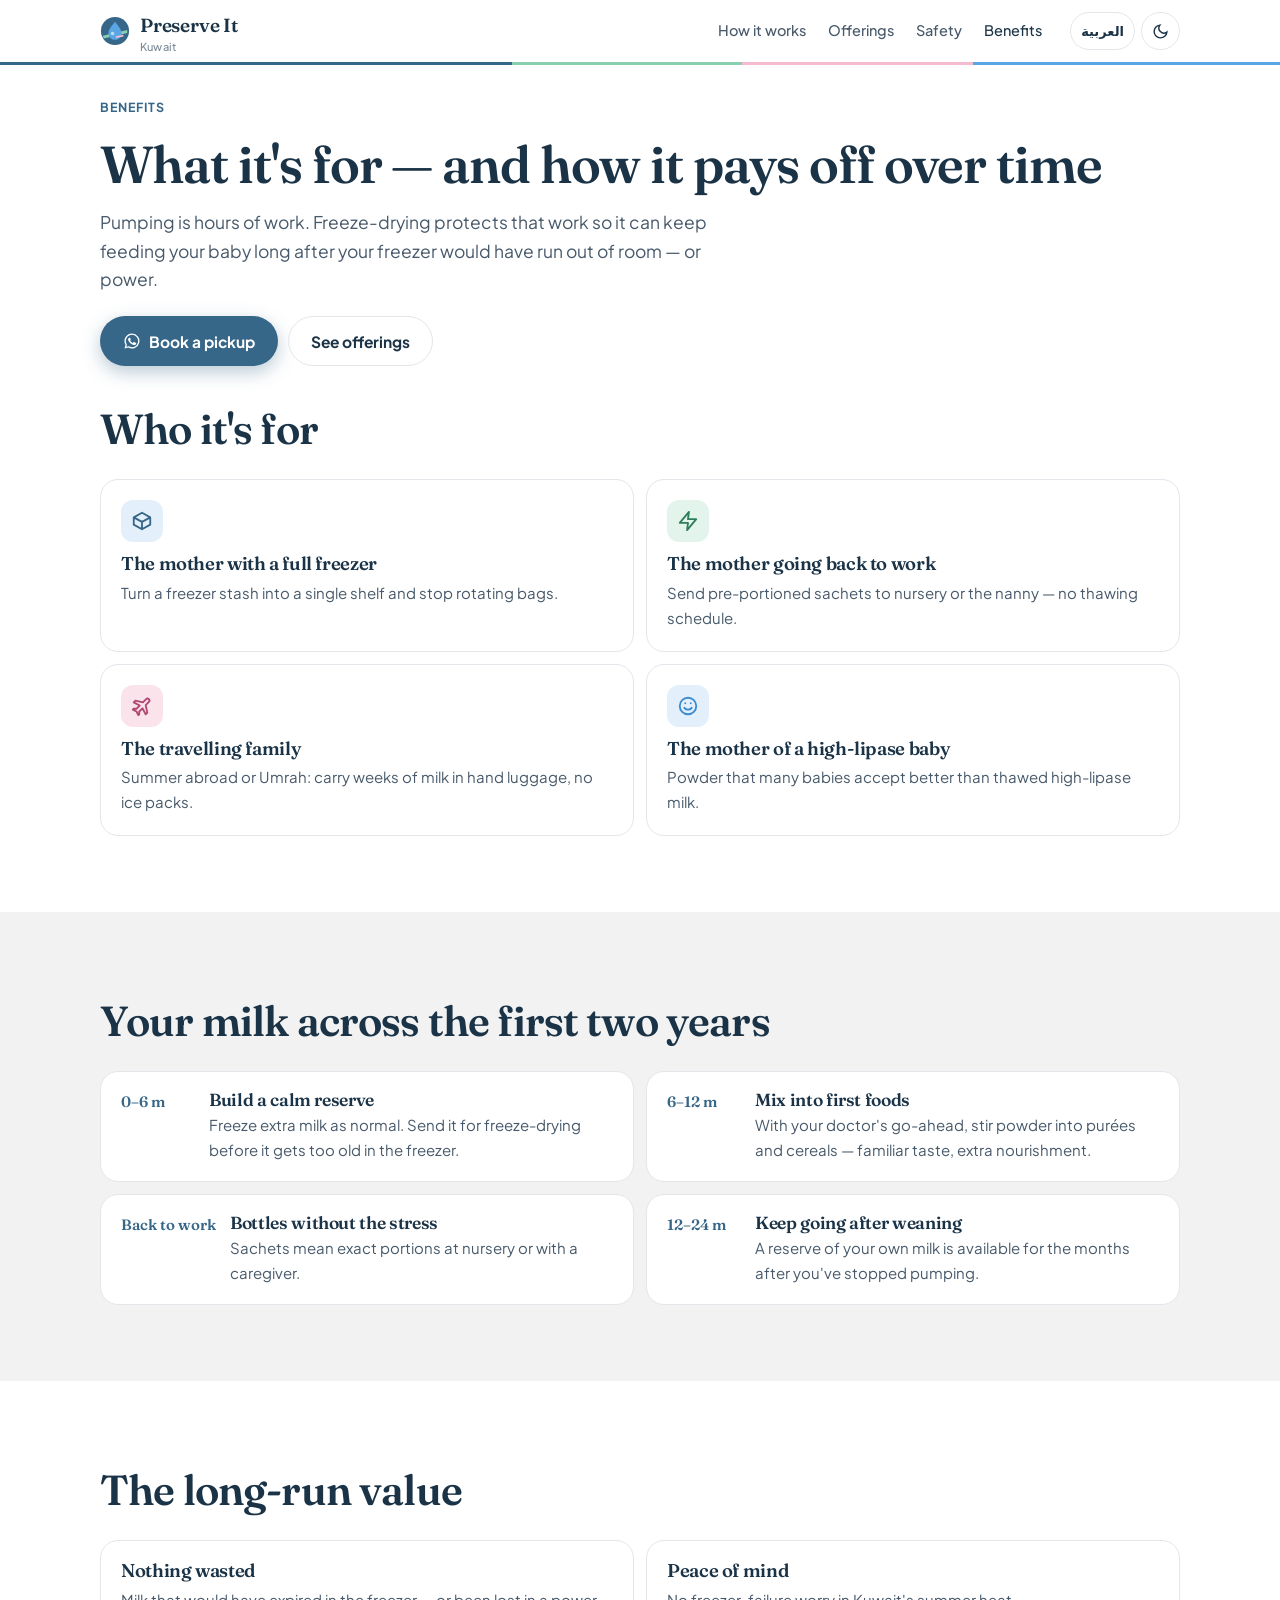
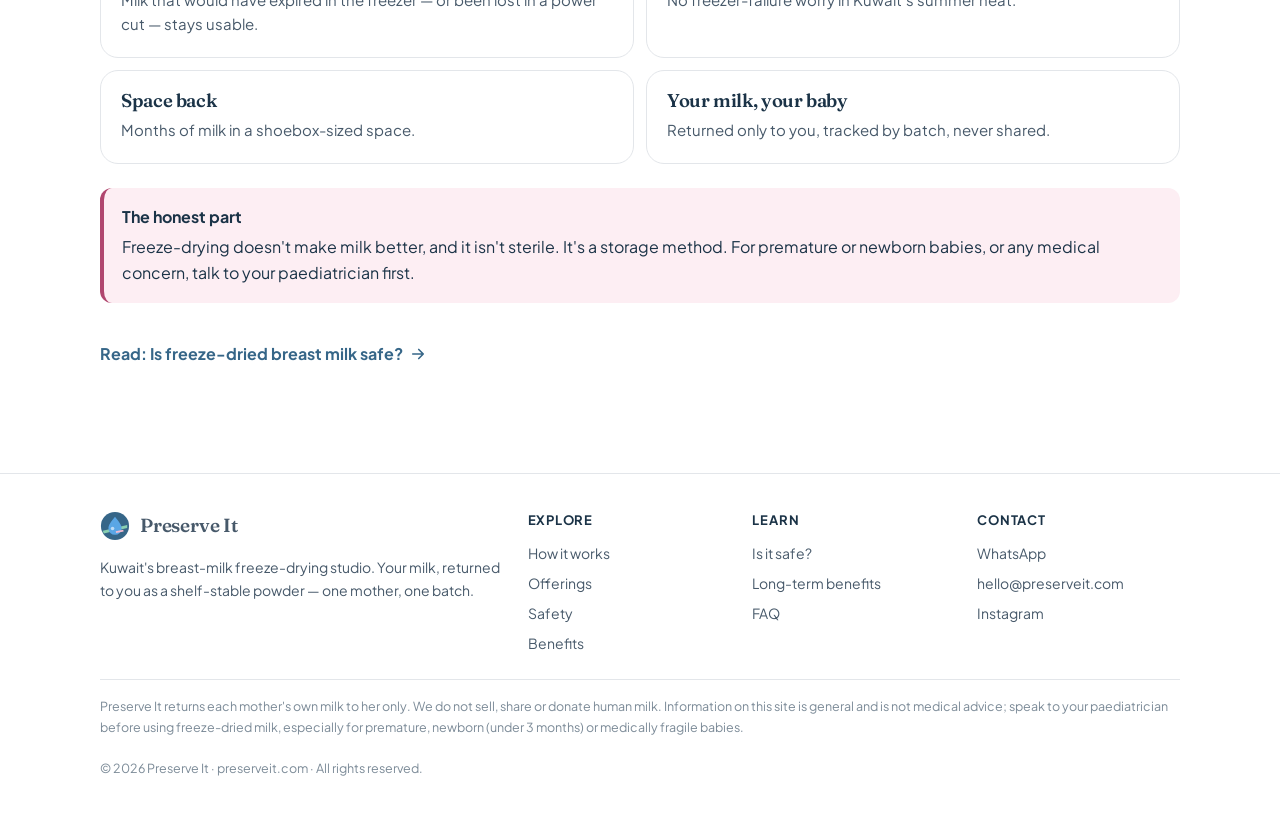
<file: benefits.html>
<!DOCTYPE html>
<html lang="en" dir="ltr" data-theme="light">
<head>
<meta charset="utf-8">
<meta name="viewport" content="width=device-width,initial-scale=1">
<title>Long-Term Benefits of Freeze-Dried Breast Milk | Preserve It</title>
<meta name="description" content="How freeze-dried breast milk helps over the months and years ahead: freezer-free storage, travel, returning to work, weaning and first foods.">
<link rel="canonical" href="https://www.preserveit.com/benefits.html">
<link rel="alternate" hreflang="en" href="https://www.preserveit.com/benefits.html">
<link rel="alternate" hreflang="ar" href="https://www.preserveit.com/ar/benefits.html">
<link rel="alternate" hreflang="x-default" href="https://www.preserveit.com/benefits.html">
<meta name="theme-color" content="#FFFFFF">
<meta property="og:type" content="website">
<meta property="og:title" content="Long-Term Benefits of Freeze-Dried Breast Milk | Preserve It">
<meta property="og:description" content="How freeze-dried breast milk helps over the months and years ahead: freezer-free storage, travel, returning to work, weaning and first foods.">
<meta property="og:url" content="https://www.preserveit.com/benefits.html">
<meta property="og:locale" content="en_US">
<meta property="og:site_name" content="Preserve It">
<meta name="twitter:card" content="summary">
<link rel="icon" href="assets/favicon.svg" type="image/svg+xml">
<link rel="preconnect" href="https://fonts.googleapis.com"><link rel="preconnect" href="https://fonts.gstatic.com" crossorigin>
<link href="https://fonts.googleapis.com/css2?family=Fraunces:ital,opsz,wght@0,9..144,500;0,9..144,600;1,9..144,500&family=IBM+Plex+Sans+Arabic:wght@400;500;600;700&family=Plus+Jakarta+Sans:wght@400;500;600;700&display=swap" rel="stylesheet">
<link rel="stylesheet" href="assets/style.css">
<script src="assets/app.js"></script>
<script type="application/ld+json">{"@context": "https://schema.org", "@type": "LocalBusiness", "name": "Preserve It", "alternateName": "بريزيرف إت", "url": "https://www.preserveit.com/", "email": "hello@preserveit.com", "areaServed": "KW", "address": {"@type": "PostalAddress", "addressCountry": "KW"}, "description": "Turn your frozen breast milk into a shelf-stable powder. Cold-chain pickup across Kuwait, one mother per batch, no additives, sealed and traceable pouches.", "sameAs": ["https://www.instagram.com/preserveit.kw"]}</script>
</head>
<body>
<a class="skip" href="#main">Skip to content</a>
<header class="hdr"><div class="wrap">
 <a class="brand" href="index.html"><svg viewBox="0 0 32 32" aria-hidden="true"><circle cx="16" cy="16" r="15" fill="#366688"/><path d="M3 21 29 15v3L4 24z" fill="#89D0B1"/><path d="M16 6c4 5 7 8.6 7 12.4A7 7 0 0 1 9 18.4C9 14.6 12 11 16 6z" fill="#5AA6E5"/><path d="M17 22.6l8-1.6" stroke="#F4BBD1" stroke-width="2"/><circle cx="13.4" cy="18.6" r="1.9" fill="#fff" opacity=".6"/></svg><span>Preserve It<small>Kuwait</small></span></a>
 <nav class="nav" aria-label="Primary"><a href="index.html#how">How it works</a><a href="index.html#offers">Offerings</a><a href="freeze-dried-breast-milk-safety.html">Safety</a><a href="benefits.html" aria-current="page">Benefits</a></nav>
 <div class="tools">
  <a class="icon-btn" href="ar/benefits.html" hreflang="ar" lang="ar">العربية</a>
  <button class="icon-btn" id="themeBtn" type="button" aria-label="Toggle dark mode"><svg class="moon" viewBox="0 0 24 24" fill="none" stroke="currentColor" stroke-width="2" stroke-linecap="round" aria-hidden="true"><path d="M21 12.8A9 9 0 1 1 11.2 3a7 7 0 0 0 9.8 9.8z"/></svg><svg class="sun" viewBox="0 0 24 24" fill="none" stroke="currentColor" stroke-width="2" stroke-linecap="round" aria-hidden="true"><circle cx="12" cy="12" r="4"/><path d="M12 2v2M12 20v2M4.9 4.9l1.4 1.4M17.7 17.7l1.4 1.4M2 12h2M20 12h2M4.9 19.1l1.4-1.4M17.7 6.3l1.4-1.4"/></svg></button>
  <button class="icon-btn menu-btn" id="menuBtn" type="button" aria-label="Menu" aria-expanded="false" aria-controls="drawer"><svg viewBox="0 0 24 24" fill="none" stroke="currentColor" stroke-width="2" stroke-linecap="round" aria-hidden="true"><path d="M4 7h16M4 12h16M4 17h16"/></svg></button>
 </div>
</div>
<div class="drawer" id="drawer"><a href="index.html#how">How it works</a><a href="index.html#offers">Offerings</a><a href="freeze-dried-breast-milk-safety.html">Safety</a><a href="benefits.html">Benefits</a><a href="https://wa.me/96500000000?text=Hi%20Preserve%20It%2C%20I%27d%20like%20to%20book%20a%20breast-milk%20freeze-drying%20pickup." rel="noopener">Book a pickup →</a></div>
</header>
<main id="main">
<section class="article-hero"><div class="wrap"><span class="kicker">Benefits</span><h1>What it's for — and how it pays off over time</h1><p class="lead">Pumping is hours of work. Freeze-drying protects that work so it can keep feeding your baby long after your freezer would have run out of room — or power.</p>
 <div class="cta-row"><a class="btn btn-primary" href="https://wa.me/96500000000?text=Hi%20Preserve%20It%2C%20I%27d%20like%20to%20book%20a%20breast-milk%20freeze-drying%20pickup." rel="noopener"><svg viewBox="0 0 24 24" fill="currentColor" aria-hidden="true"><path d="M12 2a10 10 0 0 0-8.6 15.1L2 22l5-1.3A10 10 0 1 0 12 2zm0 18.2a8.2 8.2 0 0 1-4.2-1.1l-.3-.2-3 .8.8-2.9-.2-.3A8.2 8.2 0 1 1 12 20.2zm4.5-6.1c-.2-.1-1.5-.7-1.7-.8s-.4-.1-.6.1-.7.8-.8 1-.3.2-.5.1a6.7 6.7 0 0 1-3.3-2.9c-.3-.4.2-.4.7-1.4.1-.2 0-.3 0-.4l-.8-1.8c-.2-.5-.4-.4-.6-.4h-.5a1 1 0 0 0-.7.3 3 3 0 0 0-.9 2.2 5.2 5.2 0 0 0 1.1 2.7 11.8 11.8 0 0 0 4.5 4c1.7.7 2.4.8 3.2.6a2.8 2.8 0 0 0 1.8-1.3 2.3 2.3 0 0 0 .2-1.3c-.1-.1-.3-.2-.5-.3z"/></svg>Book a pickup</a><a class="btn btn-ghost" href="index.html#offers">See offerings</a></div></div></section>
<section style="padding-top:20px"><div class="wrap"><div class="sec-head"><h2>Who it's for</h2></div><div class="cards"><div class="card reveal"><div class="ico"><svg viewBox="0 0 24 24" fill="none" stroke="currentColor" stroke-width="2" stroke-linecap="round" stroke-linejoin="round" aria-hidden="true"><path d="M21 8l-9-5-9 5 9 5 9-5zM3 8v8l9 5 9-5V8M12 13v8"/></svg></div><h3>The mother with a full freezer</h3><p>Turn a freezer stash into a single shelf and stop rotating bags.</p></div><div class="card reveal"><div class="ico"><svg viewBox="0 0 24 24" fill="none" stroke="currentColor" stroke-width="2" stroke-linecap="round" stroke-linejoin="round" aria-hidden="true"><path d="M13 2L3 14h9l-1 8 10-12h-9z"/></svg></div><h3>The mother going back to work</h3><p>Send pre-portioned sachets to nursery or the nanny — no thawing schedule.</p></div><div class="card reveal"><div class="ico"><svg viewBox="0 0 24 24" fill="none" stroke="currentColor" stroke-width="2" stroke-linecap="round" stroke-linejoin="round" aria-hidden="true"><path d="M17.8 19.2L16 11l3.5-3.5a2.1 2.1 0 0 0-3-3L13 8 4.8 6.2 3 8l6.5 3.5L6 15H3l-1 1 4 2 2 4 1-1v-3l3.5-3.5L16 21z"/></svg></div><h3>The travelling family</h3><p>Summer abroad or Umrah: carry weeks of milk in hand luggage, no ice packs.</p></div><div class="card reveal"><div class="ico"><svg viewBox="0 0 24 24" fill="none" stroke="currentColor" stroke-width="2" stroke-linecap="round" aria-hidden="true"><path d="M12 3c4.97 0 9 4.03 9 9s-4.03 9-9 9-9-4.03-9-9 4.03-9 9-9zM8 14s1.5 2 4 2 4-2 4-2M9 9h.01M15 9h.01"/></svg></div><h3>The mother of a high-lipase baby</h3><p>Powder that many babies accept better than thawed high-lipase milk.</p></div></div></div></section>
<section class="alt"><div class="wrap"><div class="sec-head"><h2>Your milk across the first two years</h2></div><div class="timeline"><div class="tl reveal"><span class="when">0–6 m</span><div><h3>Build a calm reserve</h3><p>Freeze extra milk as normal. Send it for freeze-drying before it gets too old in the freezer.</p></div></div><div class="tl reveal"><span class="when">6–12 m</span><div><h3>Mix into first foods</h3><p>With your doctor's go-ahead, stir powder into purées and cereals — familiar taste, extra nourishment.</p></div></div><div class="tl reveal"><span class="when">Back to work</span><div><h3>Bottles without the stress</h3><p>Sachets mean exact portions at nursery or with a caregiver.</p></div></div><div class="tl reveal"><span class="when">12–24 m</span><div><h3>Keep going after weaning</h3><p>A reserve of your own milk is available for the months after you've stopped pumping.</p></div></div></div></div></section>
<section><div class="wrap"><div class="sec-head"><h2>The long-run value</h2></div><div class="cards"><div class="card reveal"><h3>Nothing wasted</h3><p>Milk that would have expired in the freezer — or been lost in a power cut — stays usable.</p></div><div class="card reveal"><h3>Peace of mind</h3><p>No freezer-failure worry in Kuwait's summer heat.</p></div><div class="card reveal"><h3>Space back</h3><p>Months of milk in a shoebox-sized space.</p></div><div class="card reveal"><h3>Your milk, your baby</h3><p>Returned only to you, tracked by batch, never shared.</p></div></div>
 <div class="callout warn" style="margin-top:24px"><b>The honest part</b><p>Freeze-drying doesn't make milk better, and it isn't sterile. It's a storage method. For premature or newborn babies, or any medical concern, talk to your paediatrician first.</p></div>
 <a class="link-arrow" href="freeze-dried-breast-milk-safety.html">Read: Is freeze-dried breast milk safe? <svg viewBox="0 0 24 24" fill="none" stroke="currentColor" stroke-width="2.2" stroke-linecap="round" stroke-linejoin="round" aria-hidden="true"><path d="M5 12h14M13 6l6 6-6 6"/></svg></a></div></section>
</main>
<footer class="ftr"><div class="wrap">
 <div class="ftr-grid">
  <div><a class="brand" href="index.html"><svg viewBox="0 0 32 32" aria-hidden="true"><circle cx="16" cy="16" r="15" fill="#366688"/><path d="M3 21 29 15v3L4 24z" fill="#89D0B1"/><path d="M16 6c4 5 7 8.6 7 12.4A7 7 0 0 1 9 18.4C9 14.6 12 11 16 6z" fill="#5AA6E5"/><path d="M17 22.6l8-1.6" stroke="#F4BBD1" stroke-width="2"/><circle cx="13.4" cy="18.6" r="1.9" fill="#fff" opacity=".6"/></svg><span>Preserve It</span></a><p>Kuwait's breast-milk freeze-drying studio. Your milk, returned to you as a shelf-stable powder — one mother, one batch.</p></div>
  <div><h4>Explore</h4><ul><li><a href="index.html#how">How it works</a></li><li><a href="index.html#offers">Offerings</a></li><li><a href="freeze-dried-breast-milk-safety.html">Safety</a></li><li><a href="benefits.html">Benefits</a></li></ul></div>
  <div><h4>Learn</h4><ul><li><a href="freeze-dried-breast-milk-safety.html">Is it safe?</a></li><li><a href="benefits.html">Long-term benefits</a></li><li><a href="index.html#faq">FAQ</a></li></ul></div>
  <div><h4>Contact</h4><ul><li><a href="https://wa.me/96500000000?text=Hi%20Preserve%20It%2C%20I%27d%20like%20to%20book%20a%20breast-milk%20freeze-drying%20pickup." rel="noopener">WhatsApp</a></li><li><a href="mailto:hello@preserveit.com">hello@preserveit.com</a></li><li><a href="https://www.instagram.com/preserveit.kw" rel="noopener">Instagram</a></li></ul></div>
 </div>
 <p class="disclaimer">Preserve It returns each mother's own milk to her only. We do not sell, share or donate human milk. Information on this site is general and is not medical advice; speak to your paediatrician before using freeze-dried milk, especially for premature, newborn (under 3 months) or medically fragile babies.<br><br>© <span id="yr">2026</span> Preserve It · preserveit.com · All rights reserved.</p>
</div></footer>
<div class="mbar"><a class="btn btn-primary" href="https://wa.me/96500000000?text=Hi%20Preserve%20It%2C%20I%27d%20like%20to%20book%20a%20breast-milk%20freeze-drying%20pickup." rel="noopener"><svg viewBox="0 0 24 24" fill="currentColor" aria-hidden="true"><path d="M12 2a10 10 0 0 0-8.6 15.1L2 22l5-1.3A10 10 0 1 0 12 2zm0 18.2a8.2 8.2 0 0 1-4.2-1.1l-.3-.2-3 .8.8-2.9-.2-.3A8.2 8.2 0 1 1 12 20.2zm4.5-6.1c-.2-.1-1.5-.7-1.7-.8s-.4-.1-.6.1-.7.8-.8 1-.3.2-.5.1a6.7 6.7 0 0 1-3.3-2.9c-.3-.4.2-.4.7-1.4.1-.2 0-.3 0-.4l-.8-1.8c-.2-.5-.4-.4-.6-.4h-.5a1 1 0 0 0-.7.3 3 3 0 0 0-.9 2.2 5.2 5.2 0 0 0 1.1 2.7 11.8 11.8 0 0 0 4.5 4c1.7.7 2.4.8 3.2.6a2.8 2.8 0 0 0 1.8-1.3 2.3 2.3 0 0 0 .2-1.3c-.1-.1-.3-.2-.5-.3z"/></svg>Book a pickup</a></div>
</body></html>
</file>
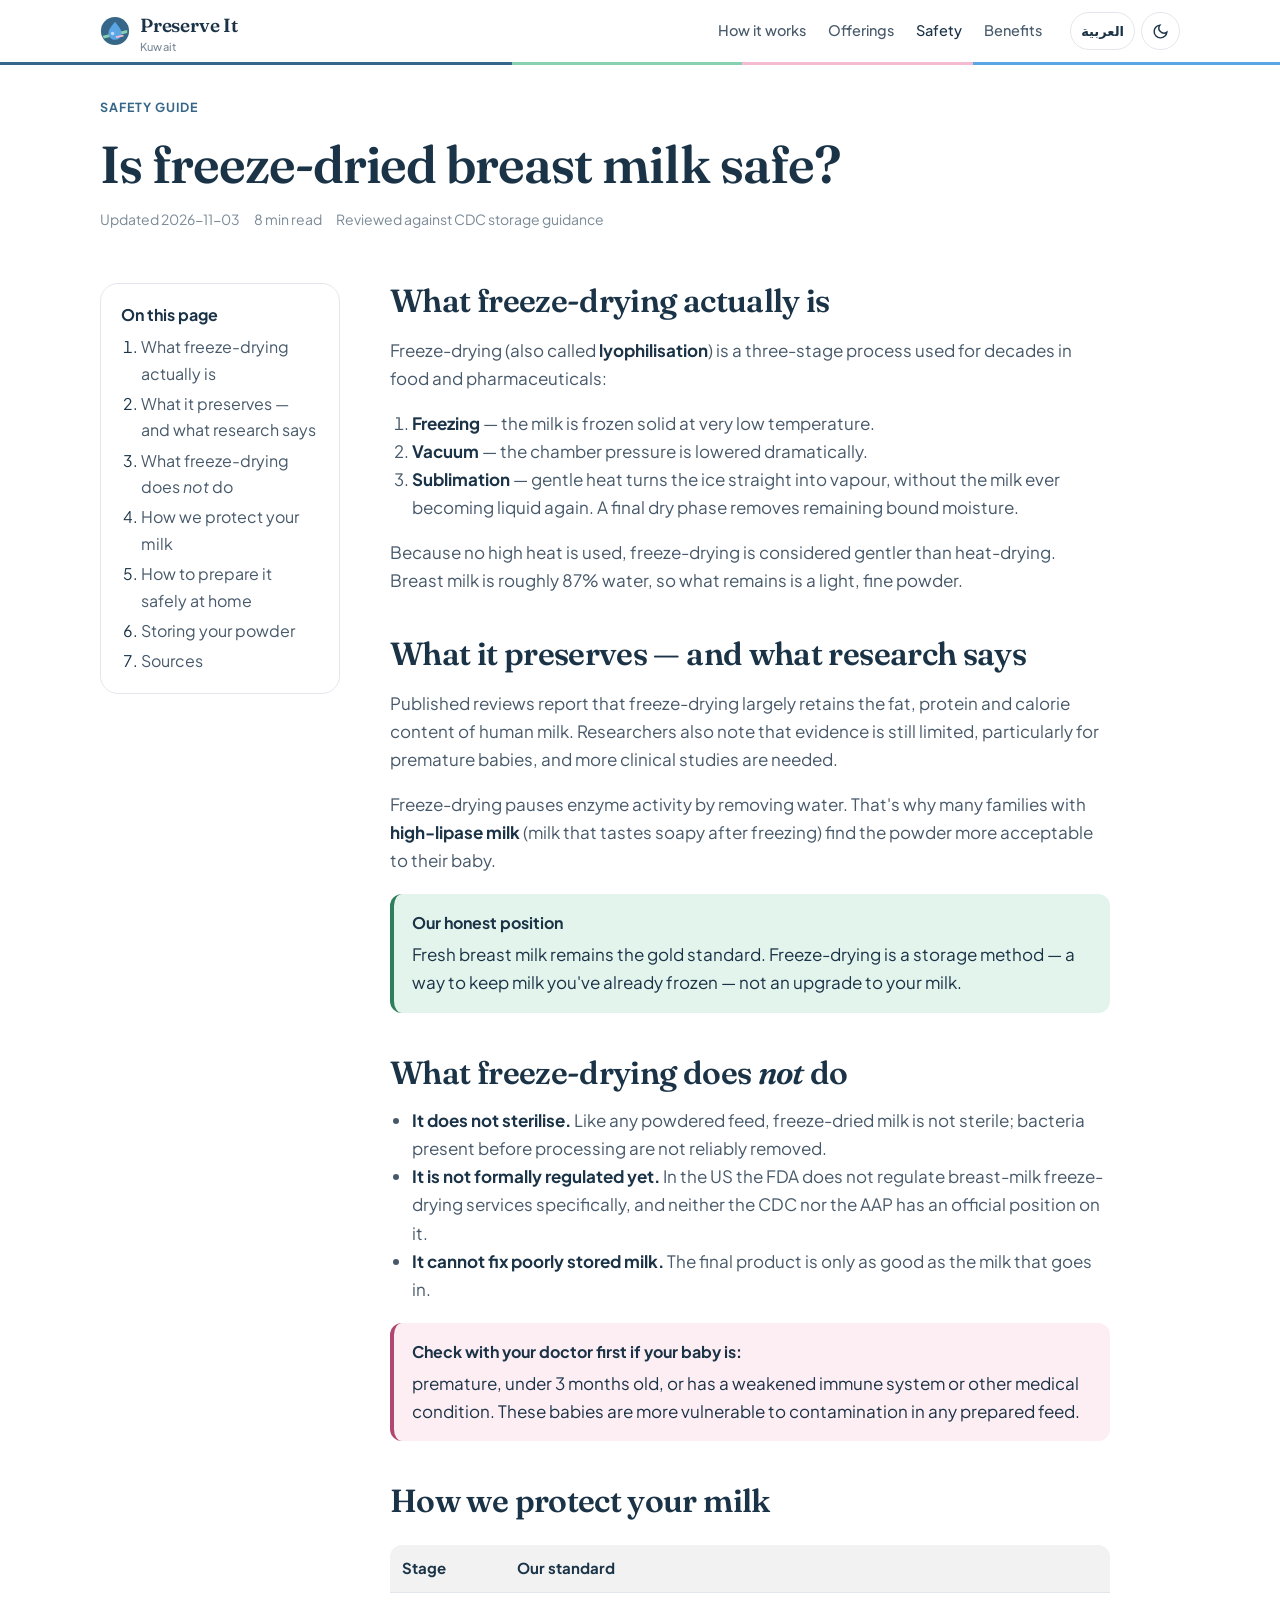
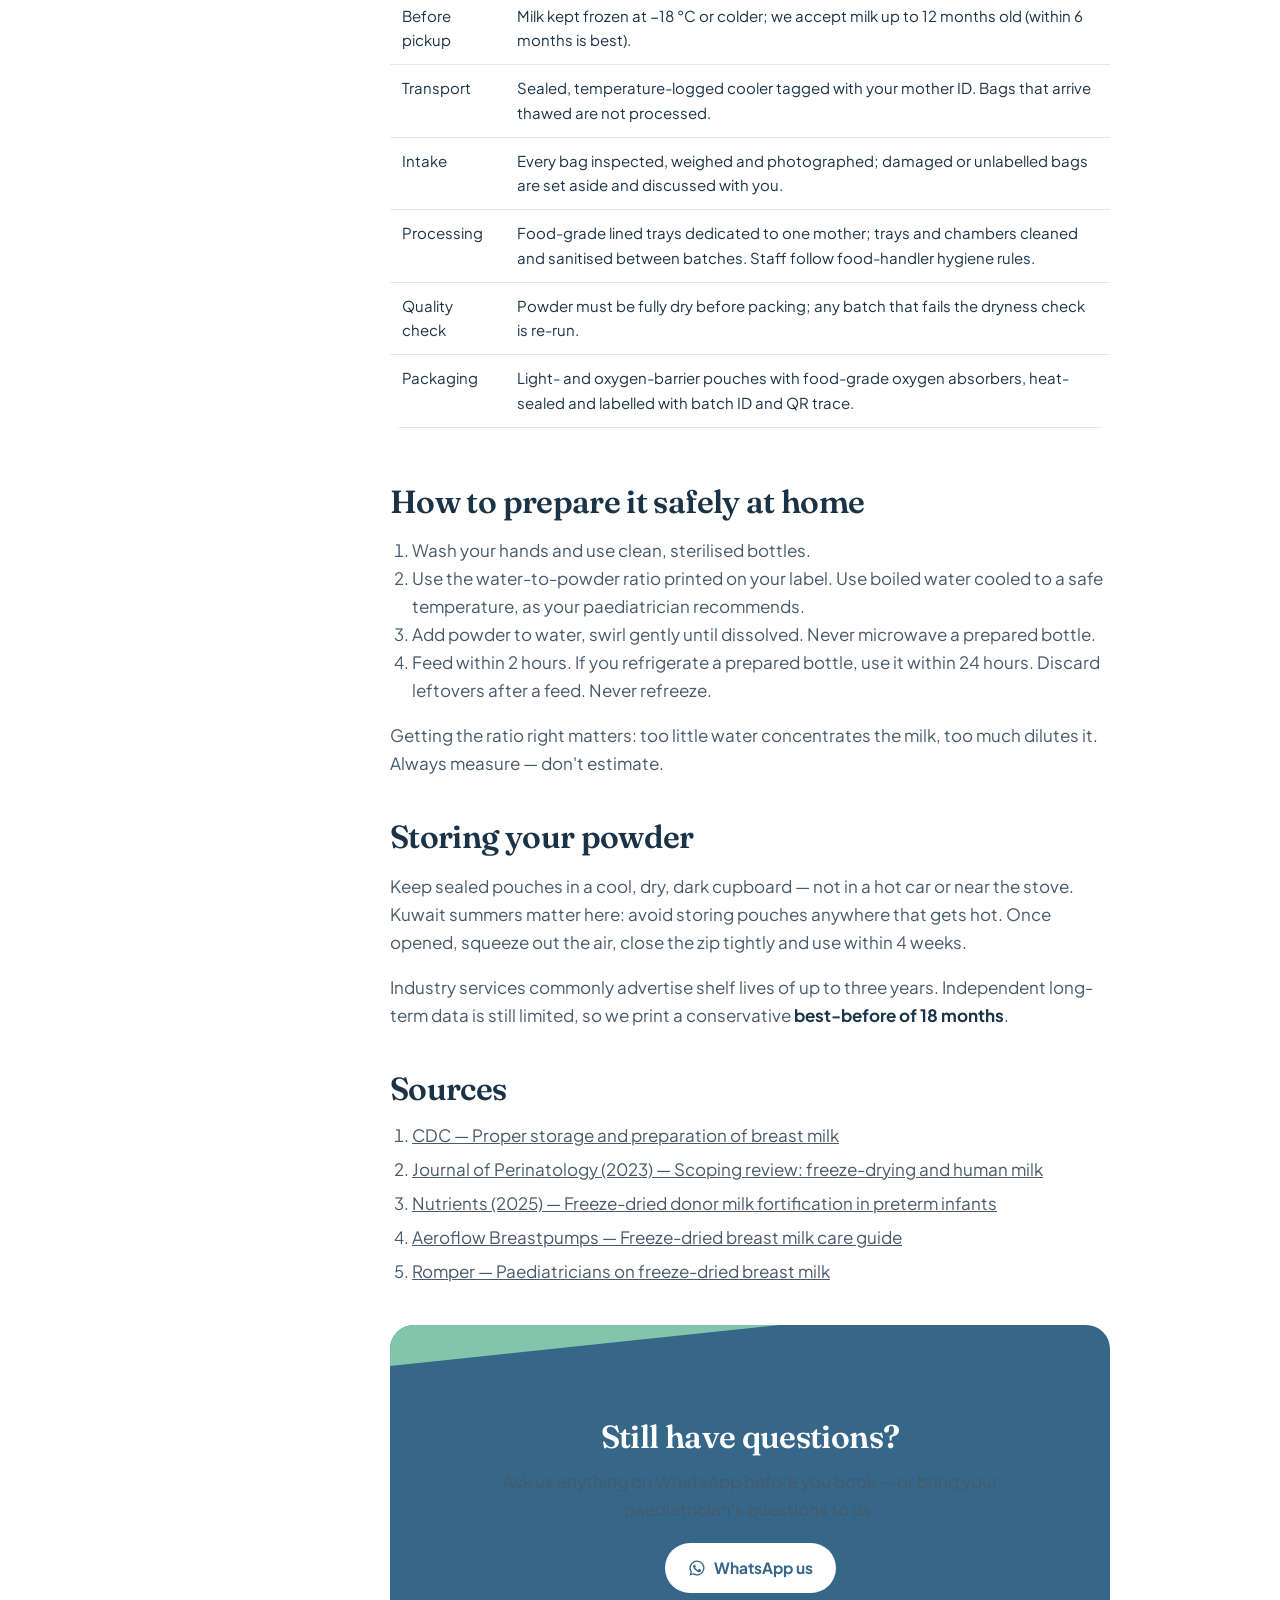
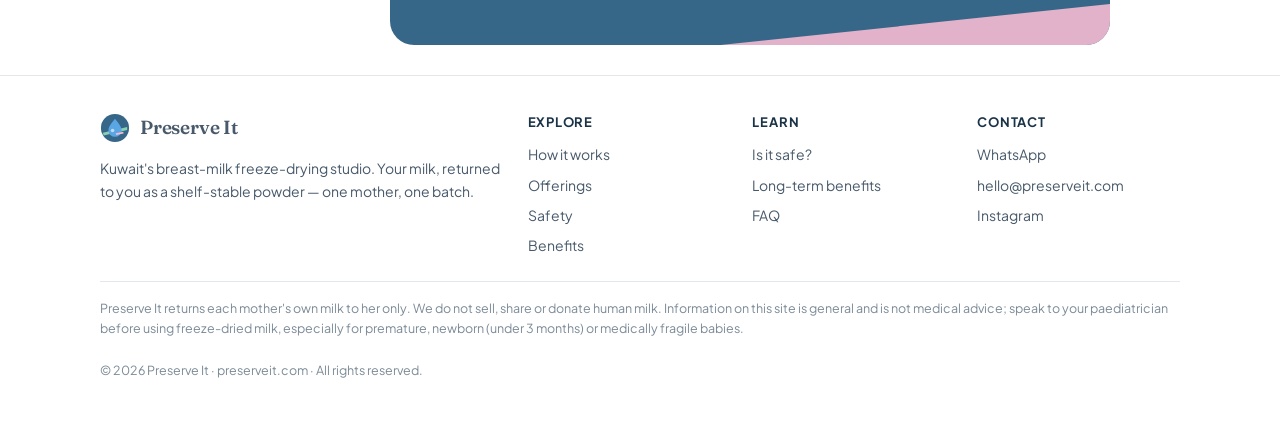
<file: freeze-dried-breast-milk-safety.html>
<!DOCTYPE html>
<html lang="en" dir="ltr" data-theme="light">
<head>
<meta charset="utf-8">
<meta name="viewport" content="width=device-width,initial-scale=1">
<title>Is Freeze-Dried Breast Milk Safe? An Honest Guide | Preserve It</title>
<meta name="description" content="What freeze-drying does to breast milk, what it doesn't do, who should check with a doctor first, and how to store and prepare it safely.">
<link rel="canonical" href="https://www.preserveit.com/freeze-dried-breast-milk-safety.html">
<link rel="alternate" hreflang="en" href="https://www.preserveit.com/freeze-dried-breast-milk-safety.html">
<link rel="alternate" hreflang="ar" href="https://www.preserveit.com/ar/freeze-dried-breast-milk-safety.html">
<link rel="alternate" hreflang="x-default" href="https://www.preserveit.com/freeze-dried-breast-milk-safety.html">
<meta name="theme-color" content="#FFFFFF">
<meta property="og:type" content="article">
<meta property="og:title" content="Is Freeze-Dried Breast Milk Safe? An Honest Guide | Preserve It">
<meta property="og:description" content="What freeze-drying does to breast milk, what it doesn't do, who should check with a doctor first, and how to store and prepare it safely.">
<meta property="og:url" content="https://www.preserveit.com/freeze-dried-breast-milk-safety.html">
<meta property="og:locale" content="en_US">
<meta property="og:site_name" content="Preserve It">
<meta name="twitter:card" content="summary">
<link rel="icon" href="assets/favicon.svg" type="image/svg+xml">
<link rel="preconnect" href="https://fonts.googleapis.com"><link rel="preconnect" href="https://fonts.gstatic.com" crossorigin>
<link href="https://fonts.googleapis.com/css2?family=Fraunces:ital,opsz,wght@0,9..144,500;0,9..144,600;1,9..144,500&family=IBM+Plex+Sans+Arabic:wght@400;500;600;700&family=Plus+Jakarta+Sans:wght@400;500;600;700&display=swap" rel="stylesheet">
<link rel="stylesheet" href="assets/style.css">
<script src="assets/app.js"></script>
<script type="application/ld+json">[{"@context": "https://schema.org", "@type": "LocalBusiness", "name": "Preserve It", "alternateName": "بريزيرف إت", "url": "https://www.preserveit.com/", "email": "hello@preserveit.com", "areaServed": "KW", "address": {"@type": "PostalAddress", "addressCountry": "KW"}, "description": "Turn your frozen breast milk into a shelf-stable powder. Cold-chain pickup across Kuwait, one mother per batch, no additives, sealed and traceable pouches.", "sameAs": ["https://www.instagram.com/preserveit.kw"]}, {"@context": "https://schema.org", "@type": "Article", "headline": "Is freeze-dried breast milk safe?", "description": "What freeze-drying does to breast milk, what it doesn't do, who should check with a doctor first, and how to store and prepare it safely.", "inLanguage": "en", "datePublished": "2026-11-03", "dateModified": "2026-11-03", "author": {"@type": "Organization", "name": "Preserve It"}, "publisher": {"@type": "Organization", "name": "Preserve It"}, "mainEntityOfPage": "https://www.preserveit.com/freeze-dried-breast-milk-safety.html"}]</script>
</head>
<body>
<a class="skip" href="#main">Skip to content</a>
<header class="hdr"><div class="wrap">
 <a class="brand" href="index.html"><svg viewBox="0 0 32 32" aria-hidden="true"><circle cx="16" cy="16" r="15" fill="#366688"/><path d="M3 21 29 15v3L4 24z" fill="#89D0B1"/><path d="M16 6c4 5 7 8.6 7 12.4A7 7 0 0 1 9 18.4C9 14.6 12 11 16 6z" fill="#5AA6E5"/><path d="M17 22.6l8-1.6" stroke="#F4BBD1" stroke-width="2"/><circle cx="13.4" cy="18.6" r="1.9" fill="#fff" opacity=".6"/></svg><span>Preserve It<small>Kuwait</small></span></a>
 <nav class="nav" aria-label="Primary"><a href="index.html#how">How it works</a><a href="index.html#offers">Offerings</a><a href="freeze-dried-breast-milk-safety.html" aria-current="page">Safety</a><a href="benefits.html">Benefits</a></nav>
 <div class="tools">
  <a class="icon-btn" href="ar/freeze-dried-breast-milk-safety.html" hreflang="ar" lang="ar">العربية</a>
  <button class="icon-btn" id="themeBtn" type="button" aria-label="Toggle dark mode"><svg class="moon" viewBox="0 0 24 24" fill="none" stroke="currentColor" stroke-width="2" stroke-linecap="round" aria-hidden="true"><path d="M21 12.8A9 9 0 1 1 11.2 3a7 7 0 0 0 9.8 9.8z"/></svg><svg class="sun" viewBox="0 0 24 24" fill="none" stroke="currentColor" stroke-width="2" stroke-linecap="round" aria-hidden="true"><circle cx="12" cy="12" r="4"/><path d="M12 2v2M12 20v2M4.9 4.9l1.4 1.4M17.7 17.7l1.4 1.4M2 12h2M20 12h2M4.9 19.1l1.4-1.4M17.7 6.3l1.4-1.4"/></svg></button>
  <button class="icon-btn menu-btn" id="menuBtn" type="button" aria-label="Menu" aria-expanded="false" aria-controls="drawer"><svg viewBox="0 0 24 24" fill="none" stroke="currentColor" stroke-width="2" stroke-linecap="round" aria-hidden="true"><path d="M4 7h16M4 12h16M4 17h16"/></svg></button>
 </div>
</div>
<div class="drawer" id="drawer"><a href="index.html#how">How it works</a><a href="index.html#offers">Offerings</a><a href="freeze-dried-breast-milk-safety.html">Safety</a><a href="benefits.html">Benefits</a><a href="https://wa.me/96500000000?text=Hi%20Preserve%20It%2C%20I%27d%20like%20to%20book%20a%20breast-milk%20freeze-drying%20pickup." rel="noopener">Book a pickup →</a></div>
</header>
<main id="main">
<div class="wrap">
<header class="article-hero"><span class="kicker">Safety guide</span><h1>Is freeze-dried breast milk safe?</h1><div class="meta"><span>Updated 2026-11-03</span><span>8 min read</span><span>Reviewed against CDC storage guidance</span></div></header>
<div class="article-layout">
 <nav class="toc" aria-label="On this page"><b>On this page</b><ol><li><a href="#what">What freeze-drying actually is</a></li><li><a href="#keeps">What it preserves — and what research says</a></li><li><a href="#not">What freeze-drying does <em>not</em> do</a></li><li><a href="#protocol">How we protect your milk</a></li><li><a href="#prepare">How to prepare it safely at home</a></li><li><a href="#store">Storing your powder</a></li><li><a href="#refs">Sources</a></li></ol></nav>
 <article class="prose"><h2 id="what">What freeze-drying actually is</h2><p>Freeze-drying (also called <strong>lyophilisation</strong>) is a three-stage process used for decades in food and pharmaceuticals:</p><ol><li><strong>Freezing</strong> — the milk is frozen solid at very low temperature.</li><li><strong>Vacuum</strong> — the chamber pressure is lowered dramatically.</li><li><strong>Sublimation</strong> — gentle heat turns the ice straight into vapour, without the milk ever becoming liquid again. A final dry phase removes remaining bound moisture.</li></ol><p>Because no high heat is used, freeze-drying is considered gentler than heat-drying. Breast milk is roughly 87% water, so what remains is a light, fine powder.</p><h2 id="keeps">What it preserves — and what research says</h2><p>Published reviews report that freeze-drying largely retains the fat, protein and calorie content of human milk. Researchers also note that evidence is still limited, particularly for premature babies, and more clinical studies are needed.</p><p>Freeze-drying pauses enzyme activity by removing water. That's why many families with <strong>high-lipase milk</strong> (milk that tastes soapy after freezing) find the powder more acceptable to their baby.</p><div class='callout'><b>Our honest position</b><p>Fresh breast milk remains the gold standard. Freeze-drying is a storage method — a way to keep milk you've already frozen — not an upgrade to your milk.</p></div><h2 id="not">What freeze-drying does <em>not</em> do</h2><ul><li><strong>It does not sterilise.</strong> Like any powdered feed, freeze-dried milk is not sterile; bacteria present before processing are not reliably removed.</li><li><strong>It is not formally regulated yet.</strong> In the US the FDA does not regulate breast-milk freeze-drying services specifically, and neither the CDC nor the AAP has an official position on it.</li><li><strong>It cannot fix poorly stored milk.</strong> The final product is only as good as the milk that goes in.</li></ul><div class='callout warn'><b>Check with your doctor first if your baby is:</b><p>premature, under 3 months old, or has a weakened immune system or other medical condition. These babies are more vulnerable to contamination in any prepared feed.</p></div><h2 id="protocol">How we protect your milk</h2><div class='tbl-wrap'><table class='tbl'><thead><tr><th>Stage</th><th>Our standard</th></tr></thead><tbody><tr><td>Before pickup</td><td>Milk kept frozen at −18 °C or colder; we accept milk up to 12 months old (within 6 months is best).</td></tr><tr><td>Transport</td><td>Sealed, temperature-logged cooler tagged with your mother ID. Bags that arrive thawed are not processed.</td></tr><tr><td>Intake</td><td>Every bag inspected, weighed and photographed; damaged or unlabelled bags are set aside and discussed with you.</td></tr><tr><td>Processing</td><td>Food-grade lined trays dedicated to one mother; trays and chambers cleaned and sanitised between batches. Staff follow food-handler hygiene rules.</td></tr><tr><td>Quality check</td><td>Powder must be fully dry before packing; any batch that fails the dryness check is re-run.</td></tr><tr><td>Packaging</td><td>Light- and oxygen-barrier pouches with food-grade oxygen absorbers, heat-sealed and labelled with batch ID and QR trace.</td></tr></tbody></table></div><h2 id="prepare">How to prepare it safely at home</h2><ol><li>Wash your hands and use clean, sterilised bottles.</li><li>Use the water-to-powder ratio printed on your label. Use boiled water cooled to a safe temperature, as your paediatrician recommends.</li><li>Add powder to water, swirl gently until dissolved. Never microwave a prepared bottle.</li><li>Feed within 2 hours. If you refrigerate a prepared bottle, use it within 24 hours. Discard leftovers after a feed. Never refreeze.</li></ol><p>Getting the ratio right matters: too little water concentrates the milk, too much dilutes it. Always measure — don't estimate.</p><h2 id="store">Storing your powder</h2><p>Keep sealed pouches in a cool, dry, dark cupboard — not in a hot car or near the stove. Kuwait summers matter here: avoid storing pouches anywhere that gets hot. Once opened, squeeze out the air, close the zip tightly and use within 4 weeks.</p><p>Industry services commonly advertise shelf lives of up to three years. Independent long-term data is still limited, so we print a conservative <strong>best-before of 18 months</strong>.</p><h2 id="refs">Sources</h2><ol class='refs'><li><a href='https://www.cdc.gov/breastfeeding/breast-milk-preparation-and-storage/handling-breastmilk.html' rel='noopener'>CDC — Proper storage and preparation of breast milk</a></li><li><a href='https://link.springer.com/article/10.1038/s41372-023-01861-8' rel='noopener'>Journal of Perinatology (2023) — Scoping review: freeze-drying and human milk</a></li><li><a href='https://www.ncbi.nlm.nih.gov/pmc/articles/PMC12526076/' rel='noopener'>Nutrients (2025) — Freeze-dried donor milk fortification in preterm infants</a></li><li><a href='https://aeroflowbreastpumps.com/care-guides/post/freeze-dry-breast-milk' rel='noopener'>Aeroflow Breastpumps — Freeze-dried breast milk care guide</a></li><li><a href='https://www.romper.com/parenting/freeze-dried-breast-milk' rel='noopener'>Romper — Paediatricians on freeze-dried breast milk</a></li></ol>
  <div class="band" style="margin-top:40px"><h2>Still have questions?</h2><p>Ask us anything on WhatsApp before you book — or bring your paediatrician's questions to us.</p><a class="btn btn-primary" href="https://wa.me/96500000000?text=Hi%20Preserve%20It%2C%20I%27d%20like%20to%20book%20a%20breast-milk%20freeze-drying%20pickup." rel="noopener"><svg viewBox="0 0 24 24" fill="currentColor" aria-hidden="true"><path d="M12 2a10 10 0 0 0-8.6 15.1L2 22l5-1.3A10 10 0 1 0 12 2zm0 18.2a8.2 8.2 0 0 1-4.2-1.1l-.3-.2-3 .8.8-2.9-.2-.3A8.2 8.2 0 1 1 12 20.2zm4.5-6.1c-.2-.1-1.5-.7-1.7-.8s-.4-.1-.6.1-.7.8-.8 1-.3.2-.5.1a6.7 6.7 0 0 1-3.3-2.9c-.3-.4.2-.4.7-1.4.1-.2 0-.3 0-.4l-.8-1.8c-.2-.5-.4-.4-.6-.4h-.5a1 1 0 0 0-.7.3 3 3 0 0 0-.9 2.2 5.2 5.2 0 0 0 1.1 2.7 11.8 11.8 0 0 0 4.5 4c1.7.7 2.4.8 3.2.6a2.8 2.8 0 0 0 1.8-1.3 2.3 2.3 0 0 0 .2-1.3c-.1-.1-.3-.2-.5-.3z"/></svg>WhatsApp us</a></div>
 </article>
</div></div>
</main>
<footer class="ftr"><div class="wrap">
 <div class="ftr-grid">
  <div><a class="brand" href="index.html"><svg viewBox="0 0 32 32" aria-hidden="true"><circle cx="16" cy="16" r="15" fill="#366688"/><path d="M3 21 29 15v3L4 24z" fill="#89D0B1"/><path d="M16 6c4 5 7 8.6 7 12.4A7 7 0 0 1 9 18.4C9 14.6 12 11 16 6z" fill="#5AA6E5"/><path d="M17 22.6l8-1.6" stroke="#F4BBD1" stroke-width="2"/><circle cx="13.4" cy="18.6" r="1.9" fill="#fff" opacity=".6"/></svg><span>Preserve It</span></a><p>Kuwait's breast-milk freeze-drying studio. Your milk, returned to you as a shelf-stable powder — one mother, one batch.</p></div>
  <div><h4>Explore</h4><ul><li><a href="index.html#how">How it works</a></li><li><a href="index.html#offers">Offerings</a></li><li><a href="freeze-dried-breast-milk-safety.html">Safety</a></li><li><a href="benefits.html">Benefits</a></li></ul></div>
  <div><h4>Learn</h4><ul><li><a href="freeze-dried-breast-milk-safety.html">Is it safe?</a></li><li><a href="benefits.html">Long-term benefits</a></li><li><a href="index.html#faq">FAQ</a></li></ul></div>
  <div><h4>Contact</h4><ul><li><a href="https://wa.me/96500000000?text=Hi%20Preserve%20It%2C%20I%27d%20like%20to%20book%20a%20breast-milk%20freeze-drying%20pickup." rel="noopener">WhatsApp</a></li><li><a href="mailto:hello@preserveit.com">hello@preserveit.com</a></li><li><a href="https://www.instagram.com/preserveit.kw" rel="noopener">Instagram</a></li></ul></div>
 </div>
 <p class="disclaimer">Preserve It returns each mother's own milk to her only. We do not sell, share or donate human milk. Information on this site is general and is not medical advice; speak to your paediatrician before using freeze-dried milk, especially for premature, newborn (under 3 months) or medically fragile babies.<br><br>© <span id="yr">2026</span> Preserve It · preserveit.com · All rights reserved.</p>
</div></footer>
<div class="mbar"><a class="btn btn-primary" href="https://wa.me/96500000000?text=Hi%20Preserve%20It%2C%20I%27d%20like%20to%20book%20a%20breast-milk%20freeze-drying%20pickup." rel="noopener"><svg viewBox="0 0 24 24" fill="currentColor" aria-hidden="true"><path d="M12 2a10 10 0 0 0-8.6 15.1L2 22l5-1.3A10 10 0 1 0 12 2zm0 18.2a8.2 8.2 0 0 1-4.2-1.1l-.3-.2-3 .8.8-2.9-.2-.3A8.2 8.2 0 1 1 12 20.2zm4.5-6.1c-.2-.1-1.5-.7-1.7-.8s-.4-.1-.6.1-.7.8-.8 1-.3.2-.5.1a6.7 6.7 0 0 1-3.3-2.9c-.3-.4.2-.4.7-1.4.1-.2 0-.3 0-.4l-.8-1.8c-.2-.5-.4-.4-.6-.4h-.5a1 1 0 0 0-.7.3 3 3 0 0 0-.9 2.2 5.2 5.2 0 0 0 1.1 2.7 11.8 11.8 0 0 0 4.5 4c1.7.7 2.4.8 3.2.6a2.8 2.8 0 0 0 1.8-1.3 2.3 2.3 0 0 0 .2-1.3c-.1-.1-.3-.2-.5-.3z"/></svg>Book a pickup</a></div>
</body></html>
</file>
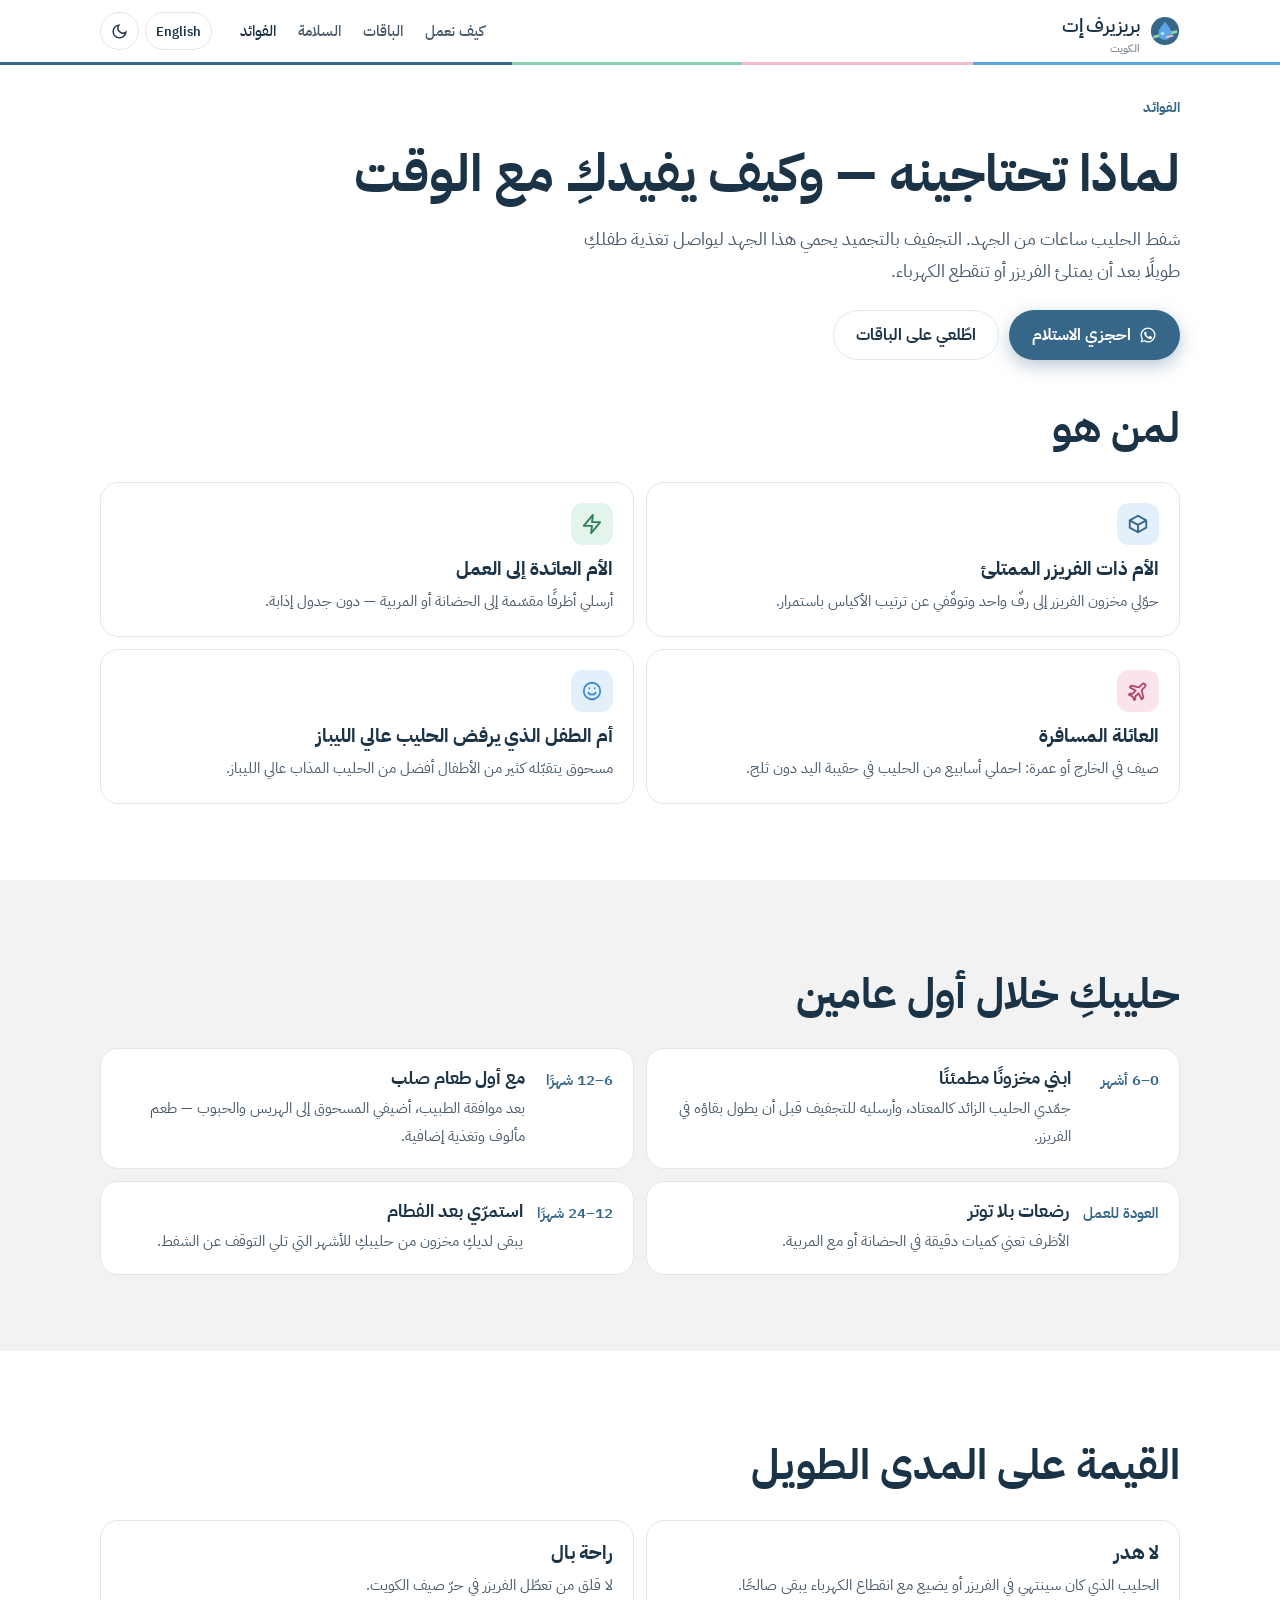
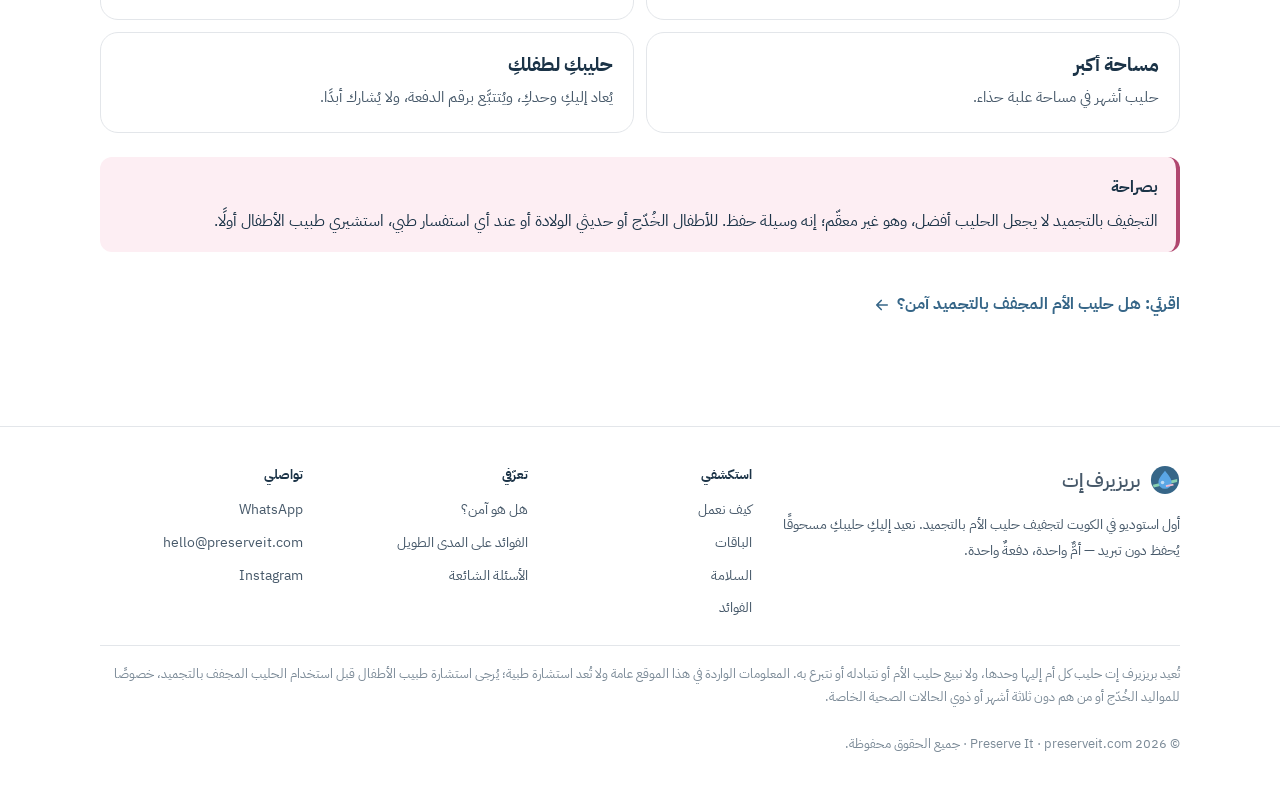
<file: ar/benefits.html>
<!DOCTYPE html>
<html lang="ar" dir="rtl" data-theme="light">
<head>
<meta charset="utf-8">
<meta name="viewport" content="width=device-width,initial-scale=1">
<title>فوائد حليب الأم المجفف بالتجميد على المدى الطويل | بريزيرف إت</title>
<meta name="description" content="كيف يساعدكِ حليب الأم المجفف بالتجميد خلال الأشهر والسنوات القادمة: حفظ دون فريزر، والسفر، والعودة إلى العمل، والفطام، والطعام الصلب الأول.">
<link rel="canonical" href="https://www.preserveit.com/ar/benefits.html">
<link rel="alternate" hreflang="en" href="https://www.preserveit.com/benefits.html">
<link rel="alternate" hreflang="ar" href="https://www.preserveit.com/ar/benefits.html">
<link rel="alternate" hreflang="x-default" href="https://www.preserveit.com/benefits.html">
<meta name="theme-color" content="#FFFFFF">
<meta property="og:type" content="website">
<meta property="og:title" content="فوائد حليب الأم المجفف بالتجميد على المدى الطويل | بريزيرف إت">
<meta property="og:description" content="كيف يساعدكِ حليب الأم المجفف بالتجميد خلال الأشهر والسنوات القادمة: حفظ دون فريزر، والسفر، والعودة إلى العمل، والفطام، والطعام الصلب الأول.">
<meta property="og:url" content="https://www.preserveit.com/ar/benefits.html">
<meta property="og:locale" content="ar_KW">
<meta property="og:site_name" content="Preserve It">
<meta name="twitter:card" content="summary">
<link rel="icon" href="../assets/favicon.svg" type="image/svg+xml">
<link rel="preconnect" href="https://fonts.googleapis.com"><link rel="preconnect" href="https://fonts.gstatic.com" crossorigin>
<link href="https://fonts.googleapis.com/css2?family=Fraunces:ital,opsz,wght@0,9..144,500;0,9..144,600;1,9..144,500&family=IBM+Plex+Sans+Arabic:wght@400;500;600;700&family=Plus+Jakarta+Sans:wght@400;500;600;700&display=swap" rel="stylesheet">
<link rel="stylesheet" href="../assets/style.css">
<script src="../assets/app.js"></script>
<script type="application/ld+json">{"@context": "https://schema.org", "@type": "LocalBusiness", "name": "Preserve It", "alternateName": "بريزيرف إت", "url": "https://www.preserveit.com/", "email": "hello@preserveit.com", "areaServed": "KW", "address": {"@type": "PostalAddress", "addressCountry": "KW"}, "description": "Turn your frozen breast milk into a shelf-stable powder. Cold-chain pickup across Kuwait, one mother per batch, no additives, sealed and traceable pouches.", "sameAs": ["https://www.instagram.com/preserveit.kw"]}</script>
</head>
<body>
<a class="skip" href="#main">انتقل إلى المحتوى</a>
<header class="hdr"><div class="wrap">
 <a class="brand" href="index.html"><svg viewBox="0 0 32 32" aria-hidden="true"><circle cx="16" cy="16" r="15" fill="#366688"/><path d="M3 21 29 15v3L4 24z" fill="#89D0B1"/><path d="M16 6c4 5 7 8.6 7 12.4A7 7 0 0 1 9 18.4C9 14.6 12 11 16 6z" fill="#5AA6E5"/><path d="M17 22.6l8-1.6" stroke="#F4BBD1" stroke-width="2"/><circle cx="13.4" cy="18.6" r="1.9" fill="#fff" opacity=".6"/></svg><span>بريزيرف إت<small>الكويت</small></span></a>
 <nav class="nav" aria-label="Primary"><a href="index.html#how">كيف نعمل</a><a href="index.html#offers">الباقات</a><a href="freeze-dried-breast-milk-safety.html">السلامة</a><a href="benefits.html" aria-current="page">الفوائد</a></nav>
 <div class="tools">
  <a class="icon-btn" href="../benefits.html" hreflang="en" lang="en">English</a>
  <button class="icon-btn" id="themeBtn" type="button" aria-label="تبديل الوضع الداكن"><svg class="moon" viewBox="0 0 24 24" fill="none" stroke="currentColor" stroke-width="2" stroke-linecap="round" aria-hidden="true"><path d="M21 12.8A9 9 0 1 1 11.2 3a7 7 0 0 0 9.8 9.8z"/></svg><svg class="sun" viewBox="0 0 24 24" fill="none" stroke="currentColor" stroke-width="2" stroke-linecap="round" aria-hidden="true"><circle cx="12" cy="12" r="4"/><path d="M12 2v2M12 20v2M4.9 4.9l1.4 1.4M17.7 17.7l1.4 1.4M2 12h2M20 12h2M4.9 19.1l1.4-1.4M17.7 6.3l1.4-1.4"/></svg></button>
  <button class="icon-btn menu-btn" id="menuBtn" type="button" aria-label="القائمة" aria-expanded="false" aria-controls="drawer"><svg viewBox="0 0 24 24" fill="none" stroke="currentColor" stroke-width="2" stroke-linecap="round" aria-hidden="true"><path d="M4 7h16M4 12h16M4 17h16"/></svg></button>
 </div>
</div>
<div class="drawer" id="drawer"><a href="index.html#how">كيف نعمل</a><a href="index.html#offers">الباقات</a><a href="freeze-dried-breast-milk-safety.html">السلامة</a><a href="benefits.html">الفوائد</a><a href="https://wa.me/96500000000?text=%D9%85%D8%B1%D8%AD%D8%A8%D9%8B%D8%A7%20%D8%A8%D8%B1%D9%8A%D8%B2%D9%8A%D8%B1%D9%81%20%D8%A5%D8%AA%D8%8C%20%D8%A3%D8%B1%D8%BA%D8%A8%20%D9%81%D9%8A%20%D8%AD%D8%AC%D8%B2%20%D8%A7%D8%B3%D8%AA%D9%84%D8%A7%D9%85%20%D9%84%D8%AA%D8%AC%D9%81%D9%8A%D9%81%20%D8%AD%D9%84%D9%8A%D8%A8%20%D8%A7%D9%84%D8%A3%D9%85%20%D8%A8%D8%A7%D9%84%D8%AA%D8%AC%D9%85%D9%8A%D8%AF." rel="noopener">احجزي الاستلام →</a></div>
</header>
<main id="main">
<section class="article-hero"><div class="wrap"><span class="kicker">الفوائد</span><h1>لماذا تحتاجينه — وكيف يفيدكِ مع الوقت</h1><p class="lead">شفط الحليب ساعات من الجهد. التجفيف بالتجميد يحمي هذا الجهد ليواصل تغذية طفلكِ طويلًا بعد أن يمتلئ الفريزر أو تنقطع الكهرباء.</p>
 <div class="cta-row"><a class="btn btn-primary" href="https://wa.me/96500000000?text=%D9%85%D8%B1%D8%AD%D8%A8%D9%8B%D8%A7%20%D8%A8%D8%B1%D9%8A%D8%B2%D9%8A%D8%B1%D9%81%20%D8%A5%D8%AA%D8%8C%20%D8%A3%D8%B1%D8%BA%D8%A8%20%D9%81%D9%8A%20%D8%AD%D8%AC%D8%B2%20%D8%A7%D8%B3%D8%AA%D9%84%D8%A7%D9%85%20%D9%84%D8%AA%D8%AC%D9%81%D9%8A%D9%81%20%D8%AD%D9%84%D9%8A%D8%A8%20%D8%A7%D9%84%D8%A3%D9%85%20%D8%A8%D8%A7%D9%84%D8%AA%D8%AC%D9%85%D9%8A%D8%AF." rel="noopener"><svg viewBox="0 0 24 24" fill="currentColor" aria-hidden="true"><path d="M12 2a10 10 0 0 0-8.6 15.1L2 22l5-1.3A10 10 0 1 0 12 2zm0 18.2a8.2 8.2 0 0 1-4.2-1.1l-.3-.2-3 .8.8-2.9-.2-.3A8.2 8.2 0 1 1 12 20.2zm4.5-6.1c-.2-.1-1.5-.7-1.7-.8s-.4-.1-.6.1-.7.8-.8 1-.3.2-.5.1a6.7 6.7 0 0 1-3.3-2.9c-.3-.4.2-.4.7-1.4.1-.2 0-.3 0-.4l-.8-1.8c-.2-.5-.4-.4-.6-.4h-.5a1 1 0 0 0-.7.3 3 3 0 0 0-.9 2.2 5.2 5.2 0 0 0 1.1 2.7 11.8 11.8 0 0 0 4.5 4c1.7.7 2.4.8 3.2.6a2.8 2.8 0 0 0 1.8-1.3 2.3 2.3 0 0 0 .2-1.3c-.1-.1-.3-.2-.5-.3z"/></svg>احجزي الاستلام</a><a class="btn btn-ghost" href="index.html#offers">اطّلعي على الباقات</a></div></div></section>
<section style="padding-top:20px"><div class="wrap"><div class="sec-head"><h2>لمن هو</h2></div><div class="cards"><div class="card reveal"><div class="ico"><svg viewBox="0 0 24 24" fill="none" stroke="currentColor" stroke-width="2" stroke-linecap="round" stroke-linejoin="round" aria-hidden="true"><path d="M21 8l-9-5-9 5 9 5 9-5zM3 8v8l9 5 9-5V8M12 13v8"/></svg></div><h3>الأم ذات الفريزر الممتلئ</h3><p>حوّلي مخزون الفريزر إلى رفّ واحد وتوقّفي عن ترتيب الأكياس باستمرار.</p></div><div class="card reveal"><div class="ico"><svg viewBox="0 0 24 24" fill="none" stroke="currentColor" stroke-width="2" stroke-linecap="round" stroke-linejoin="round" aria-hidden="true"><path d="M13 2L3 14h9l-1 8 10-12h-9z"/></svg></div><h3>الأم العائدة إلى العمل</h3><p>أرسلي أظرفًا مقسّمة إلى الحضانة أو المربية — دون جدول إذابة.</p></div><div class="card reveal"><div class="ico"><svg viewBox="0 0 24 24" fill="none" stroke="currentColor" stroke-width="2" stroke-linecap="round" stroke-linejoin="round" aria-hidden="true"><path d="M17.8 19.2L16 11l3.5-3.5a2.1 2.1 0 0 0-3-3L13 8 4.8 6.2 3 8l6.5 3.5L6 15H3l-1 1 4 2 2 4 1-1v-3l3.5-3.5L16 21z"/></svg></div><h3>العائلة المسافرة</h3><p>صيف في الخارج أو عمرة: احملي أسابيع من الحليب في حقيبة اليد دون ثلج.</p></div><div class="card reveal"><div class="ico"><svg viewBox="0 0 24 24" fill="none" stroke="currentColor" stroke-width="2" stroke-linecap="round" aria-hidden="true"><path d="M12 3c4.97 0 9 4.03 9 9s-4.03 9-9 9-9-4.03-9-9 4.03-9 9-9zM8 14s1.5 2 4 2 4-2 4-2M9 9h.01M15 9h.01"/></svg></div><h3>أم الطفل الذي يرفض الحليب عالي الليباز</h3><p>مسحوق يتقبّله كثير من الأطفال أفضل من الحليب المذاب عالي الليباز.</p></div></div></div></section>
<section class="alt"><div class="wrap"><div class="sec-head"><h2>حليبكِ خلال أول عامين</h2></div><div class="timeline"><div class="tl reveal"><span class="when">0–6 أشهر</span><div><h3>ابني مخزونًا مطمئنًا</h3><p>جمّدي الحليب الزائد كالمعتاد، وأرسليه للتجفيف قبل أن يطول بقاؤه في الفريزر.</p></div></div><div class="tl reveal"><span class="when">6–12 شهرًا</span><div><h3>مع أول طعام صلب</h3><p>بعد موافقة الطبيب، أضيفي المسحوق إلى الهريس والحبوب — طعم مألوف وتغذية إضافية.</p></div></div><div class="tl reveal"><span class="when">العودة للعمل</span><div><h3>رضعات بلا توتر</h3><p>الأظرف تعني كميات دقيقة في الحضانة أو مع المربية.</p></div></div><div class="tl reveal"><span class="when">12–24 شهرًا</span><div><h3>استمرّي بعد الفطام</h3><p>يبقى لديكِ مخزون من حليبكِ للأشهر التي تلي التوقف عن الشفط.</p></div></div></div></div></section>
<section><div class="wrap"><div class="sec-head"><h2>القيمة على المدى الطويل</h2></div><div class="cards"><div class="card reveal"><h3>لا هدر</h3><p>الحليب الذي كان سينتهي في الفريزر أو يضيع مع انقطاع الكهرباء يبقى صالحًا.</p></div><div class="card reveal"><h3>راحة بال</h3><p>لا قلق من تعطّل الفريزر في حرّ صيف الكويت.</p></div><div class="card reveal"><h3>مساحة أكبر</h3><p>حليب أشهر في مساحة علبة حذاء.</p></div><div class="card reveal"><h3>حليبكِ لطفلكِ</h3><p>يُعاد إليكِ وحدكِ، ويُتتبَّع برقم الدفعة، ولا يُشارك أبدًا.</p></div></div>
 <div class="callout warn" style="margin-top:24px"><b>بصراحة</b><p>التجفيف بالتجميد لا يجعل الحليب أفضل، وهو غير معقّم؛ إنه وسيلة حفظ. للأطفال الخُدّج أو حديثي الولادة أو عند أي استفسار طبي، استشيري طبيب الأطفال أولًا.</p></div>
 <a class="link-arrow" href="freeze-dried-breast-milk-safety.html">اقرئي: هل حليب الأم المجفف بالتجميد آمن؟ <svg viewBox="0 0 24 24" fill="none" stroke="currentColor" stroke-width="2.2" stroke-linecap="round" stroke-linejoin="round" aria-hidden="true"><path d="M5 12h14M13 6l6 6-6 6"/></svg></a></div></section>
</main>
<footer class="ftr"><div class="wrap">
 <div class="ftr-grid">
  <div><a class="brand" href="index.html"><svg viewBox="0 0 32 32" aria-hidden="true"><circle cx="16" cy="16" r="15" fill="#366688"/><path d="M3 21 29 15v3L4 24z" fill="#89D0B1"/><path d="M16 6c4 5 7 8.6 7 12.4A7 7 0 0 1 9 18.4C9 14.6 12 11 16 6z" fill="#5AA6E5"/><path d="M17 22.6l8-1.6" stroke="#F4BBD1" stroke-width="2"/><circle cx="13.4" cy="18.6" r="1.9" fill="#fff" opacity=".6"/></svg><span>بريزيرف إت</span></a><p>أول استوديو في الكويت لتجفيف حليب الأم بالتجميد. نعيد إليكِ حليبكِ مسحوقًا يُحفظ دون تبريد — أمٌّ واحدة، دفعةٌ واحدة.</p></div>
  <div><h4>استكشفي</h4><ul><li><a href="index.html#how">كيف نعمل</a></li><li><a href="index.html#offers">الباقات</a></li><li><a href="freeze-dried-breast-milk-safety.html">السلامة</a></li><li><a href="benefits.html">الفوائد</a></li></ul></div>
  <div><h4>تعرّفي</h4><ul><li><a href="freeze-dried-breast-milk-safety.html">هل هو آمن؟</a></li><li><a href="benefits.html">الفوائد على المدى الطويل</a></li><li><a href="index.html#faq">الأسئلة الشائعة</a></li></ul></div>
  <div><h4>تواصلي</h4><ul><li><a href="https://wa.me/96500000000?text=%D9%85%D8%B1%D8%AD%D8%A8%D9%8B%D8%A7%20%D8%A8%D8%B1%D9%8A%D8%B2%D9%8A%D8%B1%D9%81%20%D8%A5%D8%AA%D8%8C%20%D8%A3%D8%B1%D8%BA%D8%A8%20%D9%81%D9%8A%20%D8%AD%D8%AC%D8%B2%20%D8%A7%D8%B3%D8%AA%D9%84%D8%A7%D9%85%20%D9%84%D8%AA%D8%AC%D9%81%D9%8A%D9%81%20%D8%AD%D9%84%D9%8A%D8%A8%20%D8%A7%D9%84%D8%A3%D9%85%20%D8%A8%D8%A7%D9%84%D8%AA%D8%AC%D9%85%D9%8A%D8%AF." rel="noopener">WhatsApp</a></li><li><a href="mailto:hello@preserveit.com">hello@preserveit.com</a></li><li><a href="https://www.instagram.com/preserveit.kw" rel="noopener">Instagram</a></li></ul></div>
 </div>
 <p class="disclaimer">تُعيد بريزيرف إت حليب كل أم إليها وحدها، ولا نبيع حليب الأم أو نتبادله أو نتبرع به. المعلومات الواردة في هذا الموقع عامة ولا تُعد استشارة طبية؛ يُرجى استشارة طبيب الأطفال قبل استخدام الحليب المجفف بالتجميد، خصوصًا للمواليد الخُدّج أو من هم دون ثلاثة أشهر أو ذوي الحالات الصحية الخاصة.<br><br>© <span id="yr">2026</span> Preserve It · preserveit.com · جميع الحقوق محفوظة.</p>
</div></footer>
<div class="mbar"><a class="btn btn-primary" href="https://wa.me/96500000000?text=%D9%85%D8%B1%D8%AD%D8%A8%D9%8B%D8%A7%20%D8%A8%D8%B1%D9%8A%D8%B2%D9%8A%D8%B1%D9%81%20%D8%A5%D8%AA%D8%8C%20%D8%A3%D8%B1%D8%BA%D8%A8%20%D9%81%D9%8A%20%D8%AD%D8%AC%D8%B2%20%D8%A7%D8%B3%D8%AA%D9%84%D8%A7%D9%85%20%D9%84%D8%AA%D8%AC%D9%81%D9%8A%D9%81%20%D8%AD%D9%84%D9%8A%D8%A8%20%D8%A7%D9%84%D8%A3%D9%85%20%D8%A8%D8%A7%D9%84%D8%AA%D8%AC%D9%85%D9%8A%D8%AF." rel="noopener"><svg viewBox="0 0 24 24" fill="currentColor" aria-hidden="true"><path d="M12 2a10 10 0 0 0-8.6 15.1L2 22l5-1.3A10 10 0 1 0 12 2zm0 18.2a8.2 8.2 0 0 1-4.2-1.1l-.3-.2-3 .8.8-2.9-.2-.3A8.2 8.2 0 1 1 12 20.2zm4.5-6.1c-.2-.1-1.5-.7-1.7-.8s-.4-.1-.6.1-.7.8-.8 1-.3.2-.5.1a6.7 6.7 0 0 1-3.3-2.9c-.3-.4.2-.4.7-1.4.1-.2 0-.3 0-.4l-.8-1.8c-.2-.5-.4-.4-.6-.4h-.5a1 1 0 0 0-.7.3 3 3 0 0 0-.9 2.2 5.2 5.2 0 0 0 1.1 2.7 11.8 11.8 0 0 0 4.5 4c1.7.7 2.4.8 3.2.6a2.8 2.8 0 0 0 1.8-1.3 2.3 2.3 0 0 0 .2-1.3c-.1-.1-.3-.2-.5-.3z"/></svg>احجزي الاستلام</a></div>
</body></html>
</file>
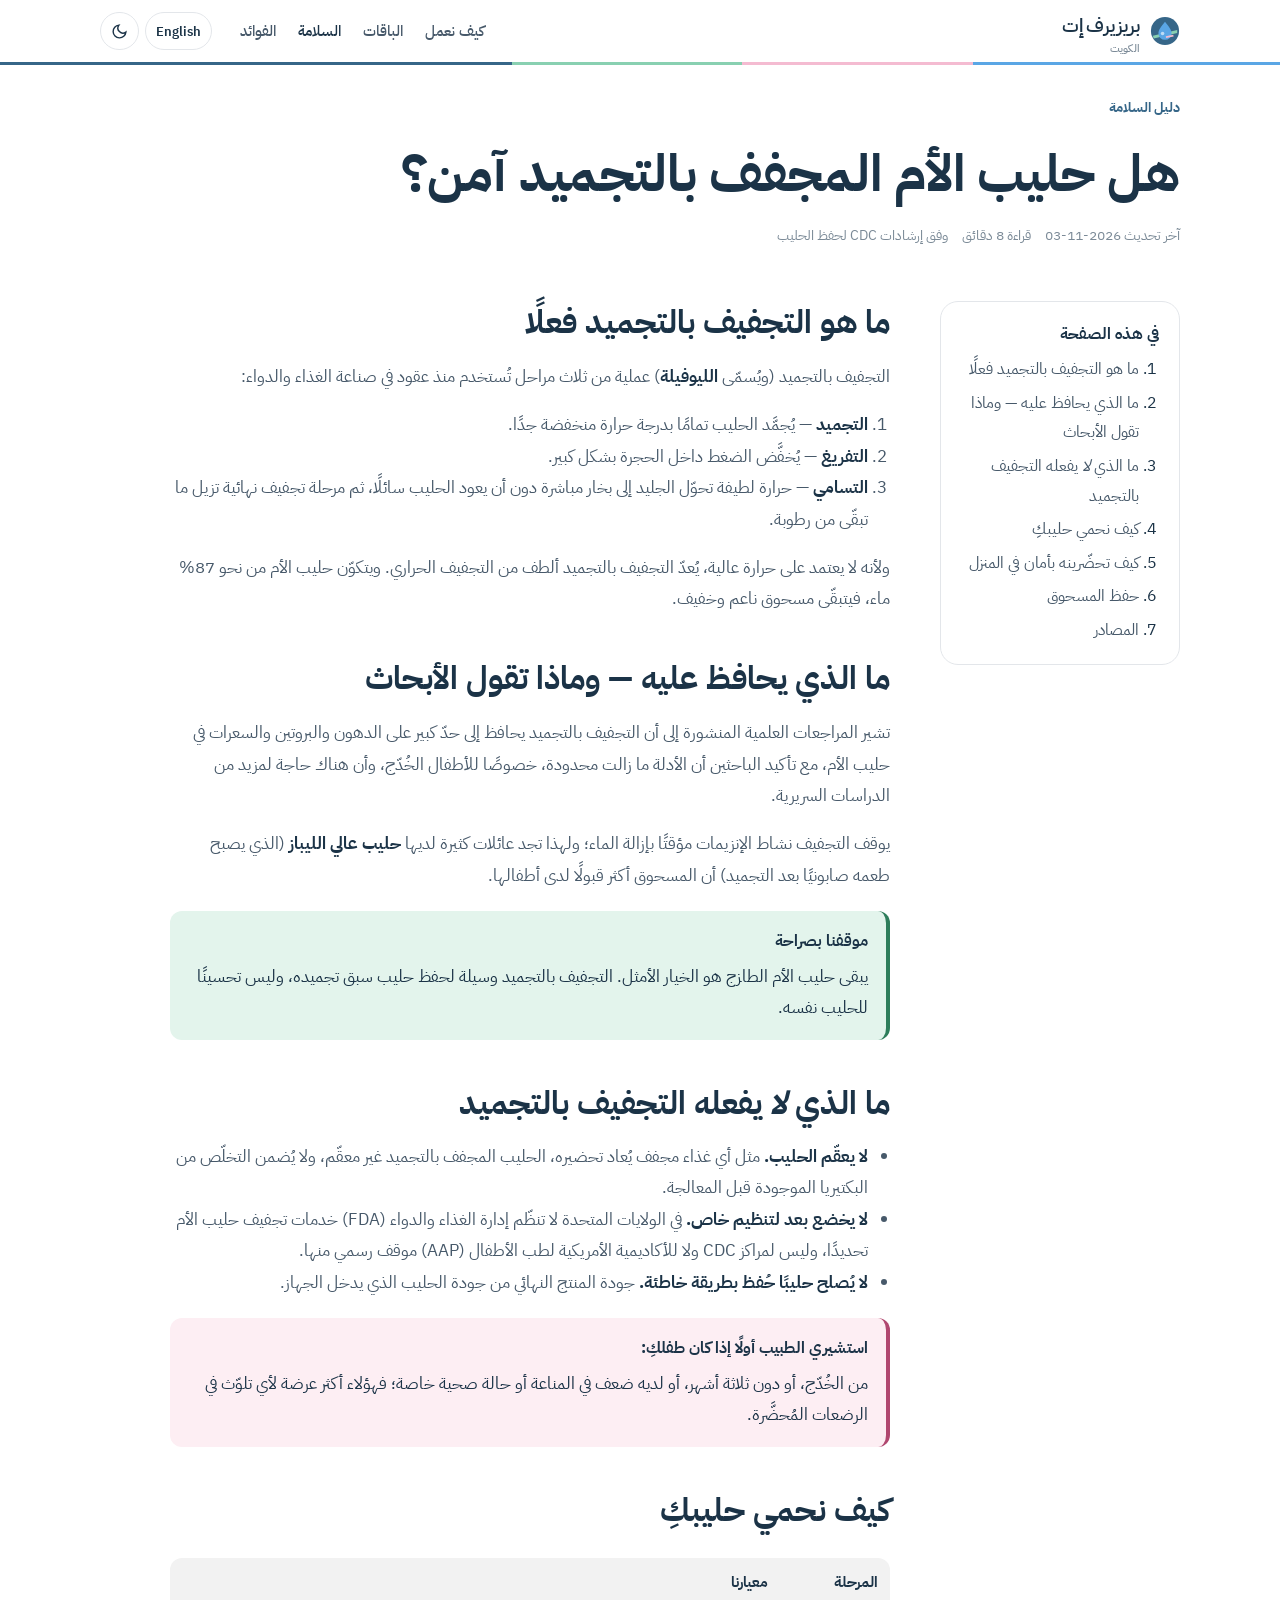
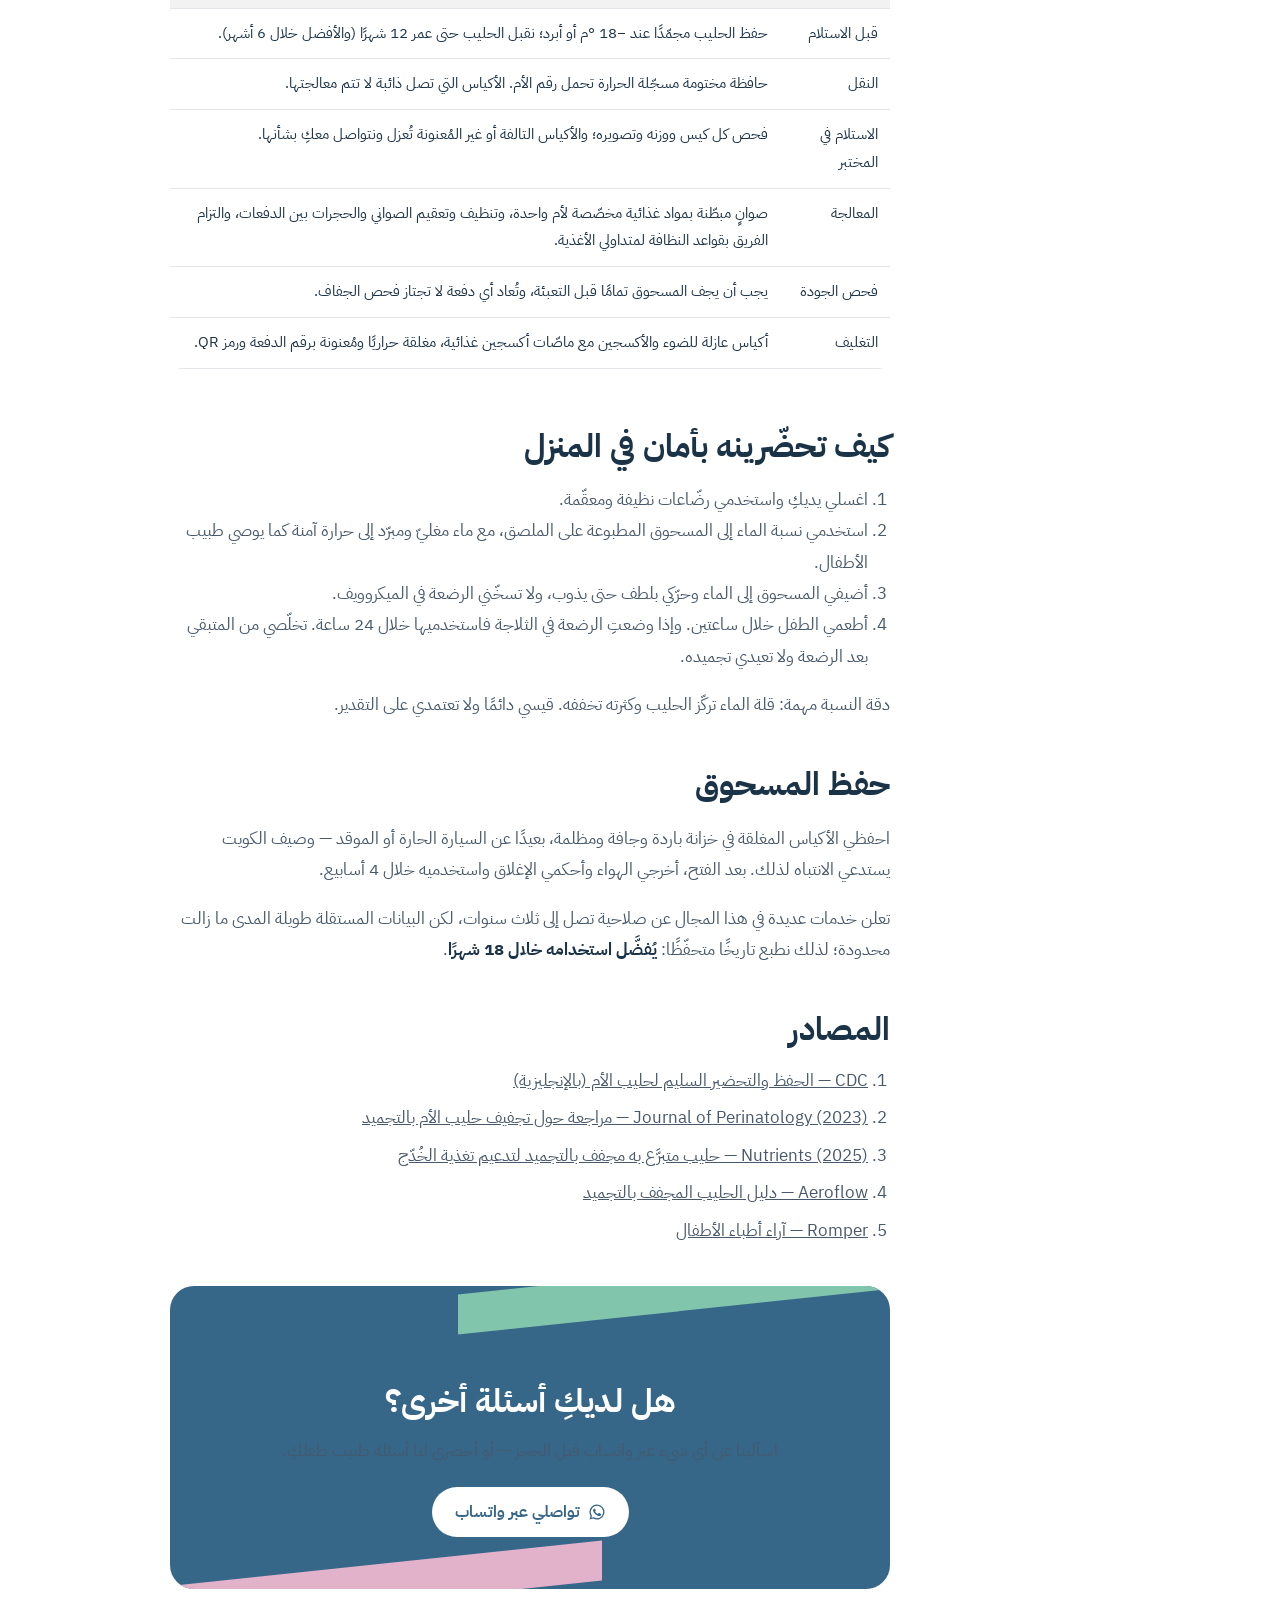
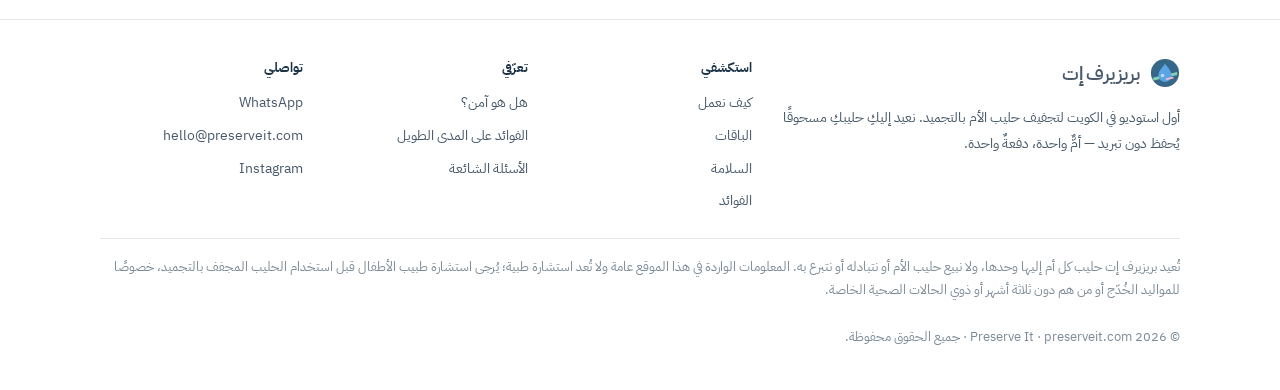
<file: ar/freeze-dried-breast-milk-safety.html>
<!DOCTYPE html>
<html lang="ar" dir="rtl" data-theme="light">
<head>
<meta charset="utf-8">
<meta name="viewport" content="width=device-width,initial-scale=1">
<title>هل حليب الأم المجفف بالتجميد آمن؟ دليل صادق | بريزيرف إت</title>
<meta name="description" content="ماذا يفعل التجفيف بالتجميد بحليب الأم وما لا يفعله، ومن يجب أن يستشير الطبيب أولًا، وكيف يُحفظ ويُحضَّر بأمان.">
<link rel="canonical" href="https://www.preserveit.com/ar/freeze-dried-breast-milk-safety.html">
<link rel="alternate" hreflang="en" href="https://www.preserveit.com/freeze-dried-breast-milk-safety.html">
<link rel="alternate" hreflang="ar" href="https://www.preserveit.com/ar/freeze-dried-breast-milk-safety.html">
<link rel="alternate" hreflang="x-default" href="https://www.preserveit.com/freeze-dried-breast-milk-safety.html">
<meta name="theme-color" content="#FFFFFF">
<meta property="og:type" content="article">
<meta property="og:title" content="هل حليب الأم المجفف بالتجميد آمن؟ دليل صادق | بريزيرف إت">
<meta property="og:description" content="ماذا يفعل التجفيف بالتجميد بحليب الأم وما لا يفعله، ومن يجب أن يستشير الطبيب أولًا، وكيف يُحفظ ويُحضَّر بأمان.">
<meta property="og:url" content="https://www.preserveit.com/ar/freeze-dried-breast-milk-safety.html">
<meta property="og:locale" content="ar_KW">
<meta property="og:site_name" content="Preserve It">
<meta name="twitter:card" content="summary">
<link rel="icon" href="../assets/favicon.svg" type="image/svg+xml">
<link rel="preconnect" href="https://fonts.googleapis.com"><link rel="preconnect" href="https://fonts.gstatic.com" crossorigin>
<link href="https://fonts.googleapis.com/css2?family=Fraunces:ital,opsz,wght@0,9..144,500;0,9..144,600;1,9..144,500&family=IBM+Plex+Sans+Arabic:wght@400;500;600;700&family=Plus+Jakarta+Sans:wght@400;500;600;700&display=swap" rel="stylesheet">
<link rel="stylesheet" href="../assets/style.css">
<script src="../assets/app.js"></script>
<script type="application/ld+json">[{"@context": "https://schema.org", "@type": "LocalBusiness", "name": "Preserve It", "alternateName": "بريزيرف إت", "url": "https://www.preserveit.com/", "email": "hello@preserveit.com", "areaServed": "KW", "address": {"@type": "PostalAddress", "addressCountry": "KW"}, "description": "Turn your frozen breast milk into a shelf-stable powder. Cold-chain pickup across Kuwait, one mother per batch, no additives, sealed and traceable pouches.", "sameAs": ["https://www.instagram.com/preserveit.kw"]}, {"@context": "https://schema.org", "@type": "Article", "headline": "هل حليب الأم المجفف بالتجميد آمن؟", "description": "ماذا يفعل التجفيف بالتجميد بحليب الأم وما لا يفعله، ومن يجب أن يستشير الطبيب أولًا، وكيف يُحفظ ويُحضَّر بأمان.", "inLanguage": "ar", "datePublished": "2026-11-03", "dateModified": "2026-11-03", "author": {"@type": "Organization", "name": "Preserve It"}, "publisher": {"@type": "Organization", "name": "Preserve It"}, "mainEntityOfPage": "https://www.preserveit.com/ar/freeze-dried-breast-milk-safety.html"}]</script>
</head>
<body>
<a class="skip" href="#main">انتقل إلى المحتوى</a>
<header class="hdr"><div class="wrap">
 <a class="brand" href="index.html"><svg viewBox="0 0 32 32" aria-hidden="true"><circle cx="16" cy="16" r="15" fill="#366688"/><path d="M3 21 29 15v3L4 24z" fill="#89D0B1"/><path d="M16 6c4 5 7 8.6 7 12.4A7 7 0 0 1 9 18.4C9 14.6 12 11 16 6z" fill="#5AA6E5"/><path d="M17 22.6l8-1.6" stroke="#F4BBD1" stroke-width="2"/><circle cx="13.4" cy="18.6" r="1.9" fill="#fff" opacity=".6"/></svg><span>بريزيرف إت<small>الكويت</small></span></a>
 <nav class="nav" aria-label="Primary"><a href="index.html#how">كيف نعمل</a><a href="index.html#offers">الباقات</a><a href="freeze-dried-breast-milk-safety.html" aria-current="page">السلامة</a><a href="benefits.html">الفوائد</a></nav>
 <div class="tools">
  <a class="icon-btn" href="../freeze-dried-breast-milk-safety.html" hreflang="en" lang="en">English</a>
  <button class="icon-btn" id="themeBtn" type="button" aria-label="تبديل الوضع الداكن"><svg class="moon" viewBox="0 0 24 24" fill="none" stroke="currentColor" stroke-width="2" stroke-linecap="round" aria-hidden="true"><path d="M21 12.8A9 9 0 1 1 11.2 3a7 7 0 0 0 9.8 9.8z"/></svg><svg class="sun" viewBox="0 0 24 24" fill="none" stroke="currentColor" stroke-width="2" stroke-linecap="round" aria-hidden="true"><circle cx="12" cy="12" r="4"/><path d="M12 2v2M12 20v2M4.9 4.9l1.4 1.4M17.7 17.7l1.4 1.4M2 12h2M20 12h2M4.9 19.1l1.4-1.4M17.7 6.3l1.4-1.4"/></svg></button>
  <button class="icon-btn menu-btn" id="menuBtn" type="button" aria-label="القائمة" aria-expanded="false" aria-controls="drawer"><svg viewBox="0 0 24 24" fill="none" stroke="currentColor" stroke-width="2" stroke-linecap="round" aria-hidden="true"><path d="M4 7h16M4 12h16M4 17h16"/></svg></button>
 </div>
</div>
<div class="drawer" id="drawer"><a href="index.html#how">كيف نعمل</a><a href="index.html#offers">الباقات</a><a href="freeze-dried-breast-milk-safety.html">السلامة</a><a href="benefits.html">الفوائد</a><a href="https://wa.me/96500000000?text=%D9%85%D8%B1%D8%AD%D8%A8%D9%8B%D8%A7%20%D8%A8%D8%B1%D9%8A%D8%B2%D9%8A%D8%B1%D9%81%20%D8%A5%D8%AA%D8%8C%20%D8%A3%D8%B1%D8%BA%D8%A8%20%D9%81%D9%8A%20%D8%AD%D8%AC%D8%B2%20%D8%A7%D8%B3%D8%AA%D9%84%D8%A7%D9%85%20%D9%84%D8%AA%D8%AC%D9%81%D9%8A%D9%81%20%D8%AD%D9%84%D9%8A%D8%A8%20%D8%A7%D9%84%D8%A3%D9%85%20%D8%A8%D8%A7%D9%84%D8%AA%D8%AC%D9%85%D9%8A%D8%AF." rel="noopener">احجزي الاستلام →</a></div>
</header>
<main id="main">
<div class="wrap">
<header class="article-hero"><span class="kicker">دليل السلامة</span><h1>هل حليب الأم المجفف بالتجميد آمن؟</h1><div class="meta"><span>آخر تحديث 2026-11-03</span><span>قراءة 8 دقائق</span><span>وفق إرشادات CDC لحفظ الحليب</span></div></header>
<div class="article-layout">
 <nav class="toc" aria-label="في هذه الصفحة"><b>في هذه الصفحة</b><ol><li><a href="#what">ما هو التجفيف بالتجميد فعلًا</a></li><li><a href="#keeps">ما الذي يحافظ عليه — وماذا تقول الأبحاث</a></li><li><a href="#not">ما الذي <em>لا</em> يفعله التجفيف بالتجميد</a></li><li><a href="#protocol">كيف نحمي حليبكِ</a></li><li><a href="#prepare">كيف تحضّرينه بأمان في المنزل</a></li><li><a href="#store">حفظ المسحوق</a></li><li><a href="#refs">المصادر</a></li></ol></nav>
 <article class="prose"><h2 id="what">ما هو التجفيف بالتجميد فعلًا</h2><p>التجفيف بالتجميد (ويُسمّى <strong>الليوفيلة</strong>) عملية من ثلاث مراحل تُستخدم منذ عقود في صناعة الغذاء والدواء:</p><ol><li><strong>التجميد</strong> — يُجمَّد الحليب تمامًا بدرجة حرارة منخفضة جدًا.</li><li><strong>التفريغ</strong> — يُخفَّض الضغط داخل الحجرة بشكل كبير.</li><li><strong>التسامي</strong> — حرارة لطيفة تحوّل الجليد إلى بخار مباشرة دون أن يعود الحليب سائلًا، ثم مرحلة تجفيف نهائية تزيل ما تبقّى من رطوبة.</li></ol><p>ولأنه لا يعتمد على حرارة عالية، يُعدّ التجفيف بالتجميد ألطف من التجفيف الحراري. ويتكوّن حليب الأم من نحو 87% ماء، فيتبقّى مسحوق ناعم وخفيف.</p><h2 id="keeps">ما الذي يحافظ عليه — وماذا تقول الأبحاث</h2><p>تشير المراجعات العلمية المنشورة إلى أن التجفيف بالتجميد يحافظ إلى حدّ كبير على الدهون والبروتين والسعرات في حليب الأم، مع تأكيد الباحثين أن الأدلة ما زالت محدودة، خصوصًا للأطفال الخُدّج، وأن هناك حاجة لمزيد من الدراسات السريرية.</p><p>يوقف التجفيف نشاط الإنزيمات مؤقتًا بإزالة الماء؛ ولهذا تجد عائلات كثيرة لديها <strong>حليب عالي الليباز</strong> (الذي يصبح طعمه صابونيًا بعد التجميد) أن المسحوق أكثر قبولًا لدى أطفالها.</p><div class='callout'><b>موقفنا بصراحة</b><p>يبقى حليب الأم الطازج هو الخيار الأمثل. التجفيف بالتجميد وسيلة لحفظ حليب سبق تجميده، وليس تحسينًا للحليب نفسه.</p></div><h2 id="not">ما الذي <em>لا</em> يفعله التجفيف بالتجميد</h2><ul><li><strong>لا يعقّم الحليب.</strong> مثل أي غذاء مجفف يُعاد تحضيره، الحليب المجفف بالتجميد غير معقّم، ولا يُضمن التخلّص من البكتيريا الموجودة قبل المعالجة.</li><li><strong>لا يخضع بعد لتنظيم خاص.</strong> في الولايات المتحدة لا تنظّم إدارة الغذاء والدواء (FDA) خدمات تجفيف حليب الأم تحديدًا، وليس لمراكز CDC ولا للأكاديمية الأمريكية لطب الأطفال (AAP) موقف رسمي منها.</li><li><strong>لا يُصلح حليبًا حُفظ بطريقة خاطئة.</strong> جودة المنتج النهائي من جودة الحليب الذي يدخل الجهاز.</li></ul><div class='callout warn'><b>استشيري الطبيب أولًا إذا كان طفلكِ:</b><p>من الخُدّج، أو دون ثلاثة أشهر، أو لديه ضعف في المناعة أو حالة صحية خاصة؛ فهؤلاء أكثر عرضة لأي تلوّث في الرضعات المُحضَّرة.</p></div><h2 id="protocol">كيف نحمي حليبكِ</h2><div class='tbl-wrap'><table class='tbl'><thead><tr><th>المرحلة</th><th>معيارنا</th></tr></thead><tbody><tr><td>قبل الاستلام</td><td>حفظ الحليب مجمّدًا عند −18 °م أو أبرد؛ نقبل الحليب حتى عمر 12 شهرًا (والأفضل خلال 6 أشهر).</td></tr><tr><td>النقل</td><td>حافظة مختومة مسجّلة الحرارة تحمل رقم الأم. الأكياس التي تصل ذائبة لا تتم معالجتها.</td></tr><tr><td>الاستلام في المختبر</td><td>فحص كل كيس ووزنه وتصويره؛ والأكياس التالفة أو غير المُعنونة تُعزل ونتواصل معكِ بشأنها.</td></tr><tr><td>المعالجة</td><td>صوانٍ مبطّنة بمواد غذائية مخصّصة لأم واحدة، وتنظيف وتعقيم الصواني والحجرات بين الدفعات، والتزام الفريق بقواعد النظافة لمتداولي الأغذية.</td></tr><tr><td>فحص الجودة</td><td>يجب أن يجف المسحوق تمامًا قبل التعبئة، وتُعاد أي دفعة لا تجتاز فحص الجفاف.</td></tr><tr><td>التغليف</td><td>أكياس عازلة للضوء والأكسجين مع ماصّات أكسجين غذائية، مغلقة حراريًا ومُعنونة برقم الدفعة ورمز QR.</td></tr></tbody></table></div><h2 id="prepare">كيف تحضّرينه بأمان في المنزل</h2><ol><li>اغسلي يديكِ واستخدمي رضّاعات نظيفة ومعقّمة.</li><li>استخدمي نسبة الماء إلى المسحوق المطبوعة على الملصق، مع ماء مغليّ ومبرّد إلى حرارة آمنة كما يوصي طبيب الأطفال.</li><li>أضيفي المسحوق إلى الماء وحرّكي بلطف حتى يذوب، ولا تسخّني الرضعة في الميكروويف.</li><li>أطعمي الطفل خلال ساعتين. وإذا وضعتِ الرضعة في الثلاجة فاستخدميها خلال 24 ساعة. تخلّصي من المتبقي بعد الرضعة ولا تعيدي تجميده.</li></ol><p>دقة النسبة مهمة: قلة الماء تركّز الحليب وكثرته تخففه. قيسي دائمًا ولا تعتمدي على التقدير.</p><h2 id="store">حفظ المسحوق</h2><p>احفظي الأكياس المغلقة في خزانة باردة وجافة ومظلمة، بعيدًا عن السيارة الحارة أو الموقد — وصيف الكويت يستدعي الانتباه لذلك. بعد الفتح، أخرجي الهواء وأحكمي الإغلاق واستخدميه خلال 4 أسابيع.</p><p>تعلن خدمات عديدة في هذا المجال عن صلاحية تصل إلى ثلاث سنوات، لكن البيانات المستقلة طويلة المدى ما زالت محدودة؛ لذلك نطبع تاريخًا متحفّظًا: <strong>يُفضَّل استخدامه خلال 18 شهرًا</strong>.</p><h2 id="refs">المصادر</h2><ol class='refs'><li><a href='https://www.cdc.gov/breastfeeding/breast-milk-preparation-and-storage/handling-breastmilk.html' rel='noopener'>CDC — الحفظ والتحضير السليم لحليب الأم (بالإنجليزية)</a></li><li><a href='https://link.springer.com/article/10.1038/s41372-023-01861-8' rel='noopener'>Journal of Perinatology (2023) — مراجعة حول تجفيف حليب الأم بالتجميد</a></li><li><a href='https://www.ncbi.nlm.nih.gov/pmc/articles/PMC12526076/' rel='noopener'>Nutrients (2025) — حليب متبرَّع به مجفف بالتجميد لتدعيم تغذية الخُدّج</a></li><li><a href='https://aeroflowbreastpumps.com/care-guides/post/freeze-dry-breast-milk' rel='noopener'>Aeroflow — دليل الحليب المجفف بالتجميد</a></li><li><a href='https://www.romper.com/parenting/freeze-dried-breast-milk' rel='noopener'>Romper — آراء أطباء الأطفال</a></li></ol>
  <div class="band" style="margin-top:40px"><h2>هل لديكِ أسئلة أخرى؟</h2><p>اسألينا عن أي شيء عبر واتساب قبل الحجز — أو أحضري لنا أسئلة طبيب طفلكِ.</p><a class="btn btn-primary" href="https://wa.me/96500000000?text=%D9%85%D8%B1%D8%AD%D8%A8%D9%8B%D8%A7%20%D8%A8%D8%B1%D9%8A%D8%B2%D9%8A%D8%B1%D9%81%20%D8%A5%D8%AA%D8%8C%20%D8%A3%D8%B1%D8%BA%D8%A8%20%D9%81%D9%8A%20%D8%AD%D8%AC%D8%B2%20%D8%A7%D8%B3%D8%AA%D9%84%D8%A7%D9%85%20%D9%84%D8%AA%D8%AC%D9%81%D9%8A%D9%81%20%D8%AD%D9%84%D9%8A%D8%A8%20%D8%A7%D9%84%D8%A3%D9%85%20%D8%A8%D8%A7%D9%84%D8%AA%D8%AC%D9%85%D9%8A%D8%AF." rel="noopener"><svg viewBox="0 0 24 24" fill="currentColor" aria-hidden="true"><path d="M12 2a10 10 0 0 0-8.6 15.1L2 22l5-1.3A10 10 0 1 0 12 2zm0 18.2a8.2 8.2 0 0 1-4.2-1.1l-.3-.2-3 .8.8-2.9-.2-.3A8.2 8.2 0 1 1 12 20.2zm4.5-6.1c-.2-.1-1.5-.7-1.7-.8s-.4-.1-.6.1-.7.8-.8 1-.3.2-.5.1a6.7 6.7 0 0 1-3.3-2.9c-.3-.4.2-.4.7-1.4.1-.2 0-.3 0-.4l-.8-1.8c-.2-.5-.4-.4-.6-.4h-.5a1 1 0 0 0-.7.3 3 3 0 0 0-.9 2.2 5.2 5.2 0 0 0 1.1 2.7 11.8 11.8 0 0 0 4.5 4c1.7.7 2.4.8 3.2.6a2.8 2.8 0 0 0 1.8-1.3 2.3 2.3 0 0 0 .2-1.3c-.1-.1-.3-.2-.5-.3z"/></svg>تواصلي عبر واتساب</a></div>
 </article>
</div></div>
</main>
<footer class="ftr"><div class="wrap">
 <div class="ftr-grid">
  <div><a class="brand" href="index.html"><svg viewBox="0 0 32 32" aria-hidden="true"><circle cx="16" cy="16" r="15" fill="#366688"/><path d="M3 21 29 15v3L4 24z" fill="#89D0B1"/><path d="M16 6c4 5 7 8.6 7 12.4A7 7 0 0 1 9 18.4C9 14.6 12 11 16 6z" fill="#5AA6E5"/><path d="M17 22.6l8-1.6" stroke="#F4BBD1" stroke-width="2"/><circle cx="13.4" cy="18.6" r="1.9" fill="#fff" opacity=".6"/></svg><span>بريزيرف إت</span></a><p>أول استوديو في الكويت لتجفيف حليب الأم بالتجميد. نعيد إليكِ حليبكِ مسحوقًا يُحفظ دون تبريد — أمٌّ واحدة، دفعةٌ واحدة.</p></div>
  <div><h4>استكشفي</h4><ul><li><a href="index.html#how">كيف نعمل</a></li><li><a href="index.html#offers">الباقات</a></li><li><a href="freeze-dried-breast-milk-safety.html">السلامة</a></li><li><a href="benefits.html">الفوائد</a></li></ul></div>
  <div><h4>تعرّفي</h4><ul><li><a href="freeze-dried-breast-milk-safety.html">هل هو آمن؟</a></li><li><a href="benefits.html">الفوائد على المدى الطويل</a></li><li><a href="index.html#faq">الأسئلة الشائعة</a></li></ul></div>
  <div><h4>تواصلي</h4><ul><li><a href="https://wa.me/96500000000?text=%D9%85%D8%B1%D8%AD%D8%A8%D9%8B%D8%A7%20%D8%A8%D8%B1%D9%8A%D8%B2%D9%8A%D8%B1%D9%81%20%D8%A5%D8%AA%D8%8C%20%D8%A3%D8%B1%D8%BA%D8%A8%20%D9%81%D9%8A%20%D8%AD%D8%AC%D8%B2%20%D8%A7%D8%B3%D8%AA%D9%84%D8%A7%D9%85%20%D9%84%D8%AA%D8%AC%D9%81%D9%8A%D9%81%20%D8%AD%D9%84%D9%8A%D8%A8%20%D8%A7%D9%84%D8%A3%D9%85%20%D8%A8%D8%A7%D9%84%D8%AA%D8%AC%D9%85%D9%8A%D8%AF." rel="noopener">WhatsApp</a></li><li><a href="mailto:hello@preserveit.com">hello@preserveit.com</a></li><li><a href="https://www.instagram.com/preserveit.kw" rel="noopener">Instagram</a></li></ul></div>
 </div>
 <p class="disclaimer">تُعيد بريزيرف إت حليب كل أم إليها وحدها، ولا نبيع حليب الأم أو نتبادله أو نتبرع به. المعلومات الواردة في هذا الموقع عامة ولا تُعد استشارة طبية؛ يُرجى استشارة طبيب الأطفال قبل استخدام الحليب المجفف بالتجميد، خصوصًا للمواليد الخُدّج أو من هم دون ثلاثة أشهر أو ذوي الحالات الصحية الخاصة.<br><br>© <span id="yr">2026</span> Preserve It · preserveit.com · جميع الحقوق محفوظة.</p>
</div></footer>
<div class="mbar"><a class="btn btn-primary" href="https://wa.me/96500000000?text=%D9%85%D8%B1%D8%AD%D8%A8%D9%8B%D8%A7%20%D8%A8%D8%B1%D9%8A%D8%B2%D9%8A%D8%B1%D9%81%20%D8%A5%D8%AA%D8%8C%20%D8%A3%D8%B1%D8%BA%D8%A8%20%D9%81%D9%8A%20%D8%AD%D8%AC%D8%B2%20%D8%A7%D8%B3%D8%AA%D9%84%D8%A7%D9%85%20%D9%84%D8%AA%D8%AC%D9%81%D9%8A%D9%81%20%D8%AD%D9%84%D9%8A%D8%A8%20%D8%A7%D9%84%D8%A3%D9%85%20%D8%A8%D8%A7%D9%84%D8%AA%D8%AC%D9%85%D9%8A%D8%AF." rel="noopener"><svg viewBox="0 0 24 24" fill="currentColor" aria-hidden="true"><path d="M12 2a10 10 0 0 0-8.6 15.1L2 22l5-1.3A10 10 0 1 0 12 2zm0 18.2a8.2 8.2 0 0 1-4.2-1.1l-.3-.2-3 .8.8-2.9-.2-.3A8.2 8.2 0 1 1 12 20.2zm4.5-6.1c-.2-.1-1.5-.7-1.7-.8s-.4-.1-.6.1-.7.8-.8 1-.3.2-.5.1a6.7 6.7 0 0 1-3.3-2.9c-.3-.4.2-.4.7-1.4.1-.2 0-.3 0-.4l-.8-1.8c-.2-.5-.4-.4-.6-.4h-.5a1 1 0 0 0-.7.3 3 3 0 0 0-.9 2.2 5.2 5.2 0 0 0 1.1 2.7 11.8 11.8 0 0 0 4.5 4c1.7.7 2.4.8 3.2.6a2.8 2.8 0 0 0 1.8-1.3 2.3 2.3 0 0 0 .2-1.3c-.1-.1-.3-.2-.5-.3z"/></svg>احجزي الاستلام</a></div>
</body></html>
</file>
<file: assets/style.css>
/* Preserve It — mobile-first stylesheet */
:root{
  /* Brand palette: navy #366688 · mint #89D0B1 · pink #F4BBD1 · sky #5AA6E5 · mist #EEEEEE */
  --navy:#366688; --mint:#89D0B1; --pink:#F4BBD1; --sky:#5AA6E5; --mist:#EEEEEE;
  --bg:#FFFFFF; --bg-2:#F2F2F2; --card:#FFFFFF; --ink:#1B3347; --ink-2:#47596A; --muted:#7B8A97;
  --line:#E3E6EA; --accent:#366688; --accent-ink:#FFFFFF; --accent-soft:#FBE3EC; --hl:#3A8BD0;
  --sage:#2E7D5B; --sage-soft:#E3F4EC; --sky-soft:#E3F0FB; --warn-soft:#FDEEF3; --warn:#B0476F;
  --shadow:0 1px 2px rgba(27,51,71,.05),0 8px 24px rgba(27,51,71,.07);
  --radius:18px; --radius-sm:12px;
  --f-display:"Fraunces",Georgia,serif; --f-body:"Plus Jakarta Sans",system-ui,-apple-system,"Segoe UI",sans-serif;
  --maxw:1120px;
  color-scheme:light;
}
html[data-theme="dark"]{
  --bg:#0F1E2A; --bg-2:#132634; --card:#17303F; --ink:#EEEEEE; --ink-2:#C3CFD8; --muted:#8FA2B1;
  --line:#22404F; --accent:#5AA6E5; --accent-ink:#0B1A26; --accent-soft:#3A2A35; --hl:#5AA6E5;
  --sage:#89D0B1; --sage-soft:#16352E; --sky-soft:#173450; --warn-soft:#3A2632; --warn:#F4BBD1;
  --shadow:0 1px 2px rgba(0,0,0,.3),0 10px 30px rgba(0,0,0,.28);
  color-scheme:dark;
}
html[lang="ar"]{ --f-display:"IBM Plex Sans Arabic",system-ui,sans-serif; --f-body:"IBM Plex Sans Arabic",system-ui,sans-serif; }

*{box-sizing:border-box}
html{-webkit-text-size-adjust:100%;scroll-behavior:smooth}
body{margin:0;background:var(--bg);color:var(--ink);font-family:var(--f-body);font-size:16px;line-height:1.65;
  transition:background .25s,color .25s;padding-bottom:76px}
html[lang="ar"] body{line-height:1.85}
img,svg,canvas{max-width:100%;display:block}
a{color:inherit}
:focus-visible{outline:2px solid var(--accent);outline-offset:3px;border-radius:6px}
.wrap{max-width:var(--maxw);margin-inline:auto;padding-inline:20px}
.skip{position:absolute;inset-inline-start:-999px;top:8px;background:var(--ink);color:var(--bg);padding:8px 12px;border-radius:8px;z-index:100}
.skip:focus{inset-inline-start:8px}

/* Header */
.hdr{position:sticky;top:0;z-index:50;background:color-mix(in srgb,var(--bg) 86%,transparent);
  backdrop-filter:saturate(1.4) blur(12px);-webkit-backdrop-filter:saturate(1.4) blur(12px);border-bottom:1px solid var(--line)}
.hdr .wrap{display:flex;align-items:center;gap:12px;height:62px}
.brand{display:flex;align-items:center;gap:10px;text-decoration:none;font-family:var(--f-display);font-weight:600;font-size:19px;letter-spacing:-.01em}
.brand svg{width:30px;height:30px}
.brand small{display:block;font-family:var(--f-body);font-size:11px;font-weight:500;color:var(--muted);letter-spacing:.02em;line-height:1}
.nav{display:none;gap:22px;margin-inline-start:auto}
.nav a{text-decoration:none;font-size:14.5px;color:var(--ink-2);font-weight:500}
.nav a:hover,.nav a[aria-current="page"]{color:var(--ink)}
.tools{display:flex;gap:6px;margin-inline-start:auto;align-items:center}
.nav + .tools{margin-inline-start:16px}
.icon-btn{appearance:none;border:1px solid var(--line);background:var(--card);color:var(--ink);height:38px;min-width:38px;padding:0 10px;
  border-radius:999px;display:inline-flex;align-items:center;justify-content:center;gap:6px;font:600 13px var(--f-body);cursor:pointer;text-decoration:none}
.icon-btn svg{width:17px;height:17px}
.icon-btn .sun{display:none} html[data-theme="dark"] .icon-btn .sun{display:block} html[data-theme="dark"] .icon-btn .moon{display:none}
.menu-btn{display:inline-flex}
.drawer{display:none;border-top:1px solid var(--line);background:var(--bg)}
.drawer.open{display:block}
.drawer a{display:block;padding:14px 20px;text-decoration:none;border-bottom:1px solid var(--line);font-weight:500}

/* Buttons */
.btn{display:inline-flex;align-items:center;justify-content:center;gap:8px;min-height:50px;padding:0 22px;border-radius:999px;
  font:700 15.5px var(--f-body);text-decoration:none;border:1px solid transparent;cursor:pointer;transition:transform .15s,box-shadow .15s}
.btn:active{transform:scale(.98)}
.btn-primary{background:var(--accent);color:var(--accent-ink);box-shadow:0 6px 18px color-mix(in srgb,var(--accent) 35%,transparent)}
.btn-ghost{background:transparent;border-color:var(--line);color:var(--ink)}
.btn svg{width:18px;height:18px}

/* Hero */
.hero{padding:28px 0 8px;position:relative;overflow:hidden}
.hero-grid{display:grid;gap:8px}
.eyebrow{display:inline-flex;align-items:center;gap:8px;font-size:12.5px;font-weight:700;letter-spacing:.06em;text-transform:uppercase;color:var(--sage);
  background:var(--sage-soft);padding:6px 12px;border-radius:999px}
html[lang="ar"] .eyebrow{letter-spacing:0;text-transform:none;font-size:13.5px}
h1,h2,h3{font-family:var(--f-display);font-weight:600;letter-spacing:-.02em;line-height:1.12;margin:0}
html[lang="ar"] h1,html[lang="ar"] h2,html[lang="ar"] h3{letter-spacing:0;line-height:1.35;font-weight:700}
h1{font-size:clamp(34px,9vw,60px);margin:16px 0 14px}
h1 em{font-style:italic;color:var(--hl);font-weight:500}
html[lang="ar"] h1 em{font-style:normal}
.lead{font-size:17.5px;color:var(--ink-2);margin:0 0 22px;max-width:36em}
.cta-row{display:flex;flex-wrap:wrap;gap:10px}
.chips{display:flex;flex-wrap:wrap;gap:8px;margin-top:20px;padding:0;list-style:none}
.chips li{font-size:13px;font-weight:600;color:var(--ink-2);border:1px solid var(--line);border-radius:999px;padding:6px 12px;background:var(--card)}
.stage{position:relative;aspect-ratio:1/1;max-width:520px;width:100%;margin-inline:auto}
.stage .panels{position:absolute;inset:4% 2%;width:96%;height:92%;border-radius:22px;overflow:hidden}
.stage canvas,.stage .fallback{position:absolute;inset:0;width:100%;height:100%}
.stage .hint{position:absolute;bottom:6px;inset-inline:0;text-align:center;font-size:12px;color:var(--muted)}

/* Sections */
section{padding:52px 0}
.sec-head{margin-bottom:26px}
.sec-head h2{font-size:clamp(27px,6.5vw,42px);margin-top:10px}
.sec-head p{color:var(--ink-2);margin:10px 0 0;max-width:40em}
.kicker{font-size:12.5px;font-weight:700;letter-spacing:.08em;text-transform:uppercase;color:var(--accent)}
html[lang="ar"] .kicker{letter-spacing:0;font-size:14px}
.alt{background:var(--bg-2)}

.stats{display:grid;grid-template-columns:1fr 1fr;gap:10px;margin-top:30px}
.stat{background:var(--card);border:1px solid var(--line);border-radius:var(--radius-sm);padding:14px}
.stat b{display:block;font-family:var(--f-display);font-size:26px;font-weight:600;line-height:1.1}
.stat span{font-size:13px;color:var(--muted)}

.steps{display:grid;gap:12px;counter-reset:s;padding:0;margin:0;list-style:none}
.step{background:var(--card);border:1px solid var(--line);border-radius:var(--radius);padding:20px;position:relative;box-shadow:var(--shadow)}
.step::before{counter-increment:s;content:counter(s,decimal-leading-zero);font-family:var(--f-display);font-size:14px;font-weight:600;color:var(--accent);
  display:inline-block;margin-bottom:8px}
.step h3{font-size:19px;margin-bottom:6px}
.step p{margin:0;color:var(--ink-2);font-size:15px}

/* Offerings */
.offers{display:grid;gap:14px}
.offer{background:var(--card);border:1px solid var(--line);border-radius:var(--radius);padding:22px;display:flex;flex-direction:column;box-shadow:var(--shadow);position:relative}
.offer.featured{border:2px solid var(--accent)}
.badge{position:absolute;top:-12px;inset-inline-start:20px;background:var(--accent);color:var(--accent-ink);font-size:12px;font-weight:700;padding:4px 12px;border-radius:999px}
.offer .tag{font-size:13px;font-weight:700;color:var(--sage)}
.offer h3{font-size:24px;margin:6px 0 4px}
.offer .desc{color:var(--ink-2);font-size:15px;margin:0 0 14px}
.price{display:flex;align-items:baseline;gap:6px;margin:4px 0 16px}
.price b{font-family:var(--f-display);font-size:34px;font-weight:600}
.price span{color:var(--muted);font-size:14px}
.ticks{list-style:none;padding:0;margin:0 0 20px;display:grid;gap:9px;font-size:14.5px}
.ticks li{display:flex;gap:10px;align-items:flex-start}
.ticks li::before{content:"";flex:0 0 18px;height:18px;margin-top:3px;border-radius:50%;
  background:var(--sage-soft) url("data:image/svg+xml,%3Csvg xmlns='http://www.w3.org/2000/svg' viewBox='0 0 24 24' fill='none' stroke='%232E7D5B' stroke-width='3' stroke-linecap='round' stroke-linejoin='round'%3E%3Cpath d='M5 12l5 5 9-10'/%3E%3C/svg%3E") center/12px no-repeat}
.offer .btn{margin-top:auto}
.fine{font-size:12.5px;color:var(--muted);margin-top:14px}

/* Feature cards */
.cards{display:grid;gap:12px}
.card{background:var(--card);border:1px solid var(--line);border-radius:var(--radius);padding:20px}
.card .ico{width:42px;height:42px;border-radius:12px;background:var(--accent-soft);color:var(--accent);display:grid;place-items:center;margin-bottom:12px}
.card .ico svg{width:22px;height:22px}
.card h3{font-size:18.5px;margin-bottom:6px}
.card p{margin:0;color:var(--ink-2);font-size:15px}
.link-arrow{display:inline-flex;gap:6px;align-items:center;font-weight:700;color:var(--accent);text-decoration:none;margin-top:18px}
html[dir="rtl"] .link-arrow svg,html[dir="rtl"] .flip{transform:scaleX(-1)}

/* Trust chain */
.chain{display:grid;gap:0;margin:0;padding:0;list-style:none;border-inline-start:2px dashed var(--line);margin-inline-start:10px}
.chain li{position:relative;padding:0 0 18px 0;padding-inline-start:22px}
.chain li::before{content:"";position:absolute;inset-inline-start:-8px;top:6px;width:14px;height:14px;border-radius:50%;background:var(--accent);box-shadow:0 0 0 4px var(--bg-2)}
.chain b{display:block;font-size:16px}
.chain span{color:var(--ink-2);font-size:14.5px}

/* FAQ */
.faq{display:grid;gap:10px}
.faq details{background:var(--card);border:1px solid var(--line);border-radius:var(--radius-sm);padding:4px 18px}
.faq summary{cursor:pointer;list-style:none;padding:14px 0;font-weight:700;display:flex;justify-content:space-between;gap:14px}
.faq summary::-webkit-details-marker{display:none}
.faq summary::after{content:"+";font-size:22px;line-height:1;color:var(--accent);transition:transform .2s}
.faq details[open] summary::after{transform:rotate(45deg)}
.faq details p{margin:0 0 16px;color:var(--ink-2)}

/* CTA band */
.band{background:var(--ink);color:var(--bg);border-radius:24px;padding:30px 22px;text-align:center}
html[data-theme="dark"] .band{background:var(--accent-soft);color:var(--ink)}
.band h2{font-size:clamp(26px,6vw,38px)}
.band p{opacity:.85;margin:10px auto 20px;max-width:34em}

/* Article */
.article-hero{padding:30px 0 10px}
.article-hero h1{font-size:clamp(32px,8vw,52px)}
.meta{color:var(--muted);font-size:14px;display:flex;gap:14px;flex-wrap:wrap}
.toc{background:var(--card);border:1px solid var(--line);border-radius:var(--radius);padding:18px 20px;margin:22px 0}
.toc b{display:block;margin-bottom:6px}
.toc ol{margin:0;padding-inline-start:20px;display:grid;gap:4px}
.toc a{color:var(--ink-2);text-decoration:none}
.prose{max-width:720px}
.prose h2{font-size:clamp(24px,5.5vw,32px);margin:42px 0 12px;scroll-margin-top:80px}
.prose h3{font-size:20px;margin:26px 0 8px}
.prose p,.prose li{color:var(--ink-2);font-size:17px}
.prose ul,.prose ol{padding-inline-start:22px}
.prose strong{color:var(--ink)}
.callout{border-radius:var(--radius-sm);padding:16px 18px;margin:20px 0;background:var(--sage-soft);border-inline-start:4px solid var(--sage)}
.callout.warn{background:var(--warn-soft);border-color:var(--warn)}
.callout p{margin:0;color:var(--ink)}
.callout b{display:block;margin-bottom:4px}
.tbl{width:100%;border-collapse:collapse;font-size:15px;margin:14px 0;background:var(--card);border-radius:var(--radius-sm);overflow:hidden}
.tbl th,.tbl td{padding:11px 12px;border-bottom:1px solid var(--line);text-align:start;vertical-align:top}
.tbl th{background:var(--bg-2);font-weight:700}
.tbl-wrap{overflow-x:auto;-webkit-overflow-scrolling:touch}
.refs{font-size:14px}
.refs li{margin-bottom:6px;word-break:break-word}

/* Timeline (benefits) */
.timeline{display:grid;gap:12px}
.tl{background:var(--card);border:1px solid var(--line);border-radius:var(--radius);padding:18px 20px;display:grid;grid-template-columns:auto 1fr;gap:14px}
.tl .when{font-family:var(--f-display);font-weight:600;color:var(--accent);font-size:15px;min-width:74px}
.tl h3{font-size:17.5px;margin-bottom:4px}
.tl p{margin:0;color:var(--ink-2);font-size:15px}

/* Footer */
.ftr{border-top:1px solid var(--line);padding:36px 0 30px;margin-top:30px;font-size:14px;color:var(--ink-2)}
.ftr-grid{display:grid;gap:22px}
.ftr h4{font-size:13px;letter-spacing:.06em;text-transform:uppercase;margin:0 0 10px;color:var(--ink)}
html[lang="ar"] .ftr h4{letter-spacing:0}
.ftr ul{list-style:none;padding:0;margin:0;display:grid;gap:7px}
.ftr a{text-decoration:none}
.ftr a:hover{color:var(--ink)}
.disclaimer{font-size:12.5px;color:var(--muted);margin-top:24px;border-top:1px solid var(--line);padding-top:16px}

/* Mobile sticky CTA */
.mbar{position:fixed;inset-inline:0;bottom:0;z-index:60;padding:10px 14px calc(10px + env(safe-area-inset-bottom));
  background:color-mix(in srgb,var(--bg) 92%,transparent);backdrop-filter:blur(10px);-webkit-backdrop-filter:blur(10px);border-top:1px solid var(--line);display:flex;gap:8px}
.mbar .btn{flex:1;min-height:48px}

.reveal{opacity:0;transform:translateY(14px);transition:opacity .6s ease,transform .6s ease}
.reveal.in{opacity:1;transform:none}
@media (prefers-reduced-motion:reduce){.reveal{opacity:1;transform:none;transition:none}html{scroll-behavior:auto}}

/* ≥ 720px */
@media (min-width:720px){
  body{padding-bottom:0}
  .mbar{display:none}
  .stats{grid-template-columns:repeat(4,1fr)}
  .steps{grid-template-columns:repeat(2,1fr)}
  .cards{grid-template-columns:repeat(2,1fr)}
  .ftr-grid{grid-template-columns:2fr 1fr 1fr 1fr}
  section{padding:76px 0}
  .band{padding:52px 40px}
}
/* ≥ 980px */
@media (min-width:980px){
  .nav{display:flex}
  .menu-btn{display:none}
  .drawer{display:none!important}
  .hero{padding:56px 0 20px}
  .hero-grid{grid-template-columns:1.05fr .95fr;align-items:center;gap:30px}
  .steps{grid-template-columns:repeat(4,1fr)}
  .offers{grid-template-columns:repeat(3,1fr);align-items:stretch}
  .cards.three{grid-template-columns:repeat(3,1fr)}
  .split{display:grid;grid-template-columns:1fr 1fr;gap:50px;align-items:start}
  .article-layout{display:grid;grid-template-columns:240px 1fr;gap:50px}
  .article-layout .toc{position:sticky;top:84px;margin-top:42px}
  .timeline{grid-template-columns:repeat(2,1fr)}
}
.link-arrow svg{width:18px;height:18px;flex:0 0 18px}
.article-layout .toc{align-self:start}

/* Palette accents */
.cards .card:nth-child(4n+1) .ico{background:var(--sky-soft);color:var(--navy)}
.cards .card:nth-child(4n+2) .ico{background:var(--sage-soft);color:var(--sage)}
.cards .card:nth-child(4n+3) .ico{background:var(--accent-soft);color:var(--warn)}
.cards .card:nth-child(4n+4) .ico{background:var(--sky-soft);color:var(--hl)}
html[data-theme="dark"] .cards .card .ico{color:var(--ink)}
.chain li:nth-child(4n+1)::before{background:var(--navy)}
.chain li:nth-child(4n+2)::before{background:var(--mint)}
.chain li:nth-child(4n+3)::before{background:var(--pink)}
.chain li:nth-child(4n+4)::before{background:var(--sky)}
html[data-theme="dark"] .chain li:nth-child(4n+1)::before{background:var(--sky)}
.step{border-top:4px solid var(--sky)}
.steps .step:nth-child(2){border-top-color:var(--mint)}
.steps .step:nth-child(3){border-top-color:var(--pink)}
.steps .step:nth-child(4){border-top-color:var(--navy)}
.stat{position:relative;overflow:hidden}
.stat::after{content:"";position:absolute;inset-inline-end:-14px;top:-14px;width:46px;height:46px;transform:skewY(-12deg);background:var(--sky-soft)}
.stats .stat:nth-child(2)::after{background:var(--sage-soft)}
.stats .stat:nth-child(3)::after{background:var(--accent-soft)}
.offer .tag{color:var(--hl)}
.band{background:var(--navy);color:#fff;position:relative;overflow:hidden}
.band::before,.band::after{content:"";position:absolute;width:70%;height:40px;inset-inline-start:-10%;transform:skewY(-6deg);opacity:.9}
.band::before{top:-18px;background:var(--mint)}
.band::after{bottom:-18px;inset-inline-start:40%;background:var(--pink)}
.band>*{position:relative}
.band .btn-primary{background:#fff;color:var(--navy);box-shadow:none}
html[data-theme="dark"] .band{background:#17344A;color:var(--ink)}
html[data-theme="dark"] .band .btn-primary{background:var(--sky);color:#0B1A26}
.hdr{border-bottom-color:transparent;box-shadow:0 1px 0 var(--line)}
.hdr::after{content:"";position:absolute;inset-inline:0;bottom:-3px;height:3px;background:linear-gradient(90deg,var(--navy) 0 40%,var(--mint) 40% 58%,var(--pink) 58% 76%,var(--sky) 76% 100%)}
.stage canvas{z-index:2}.stage .fallback{z-index:1}.stage .hint{z-index:3}
</file>
